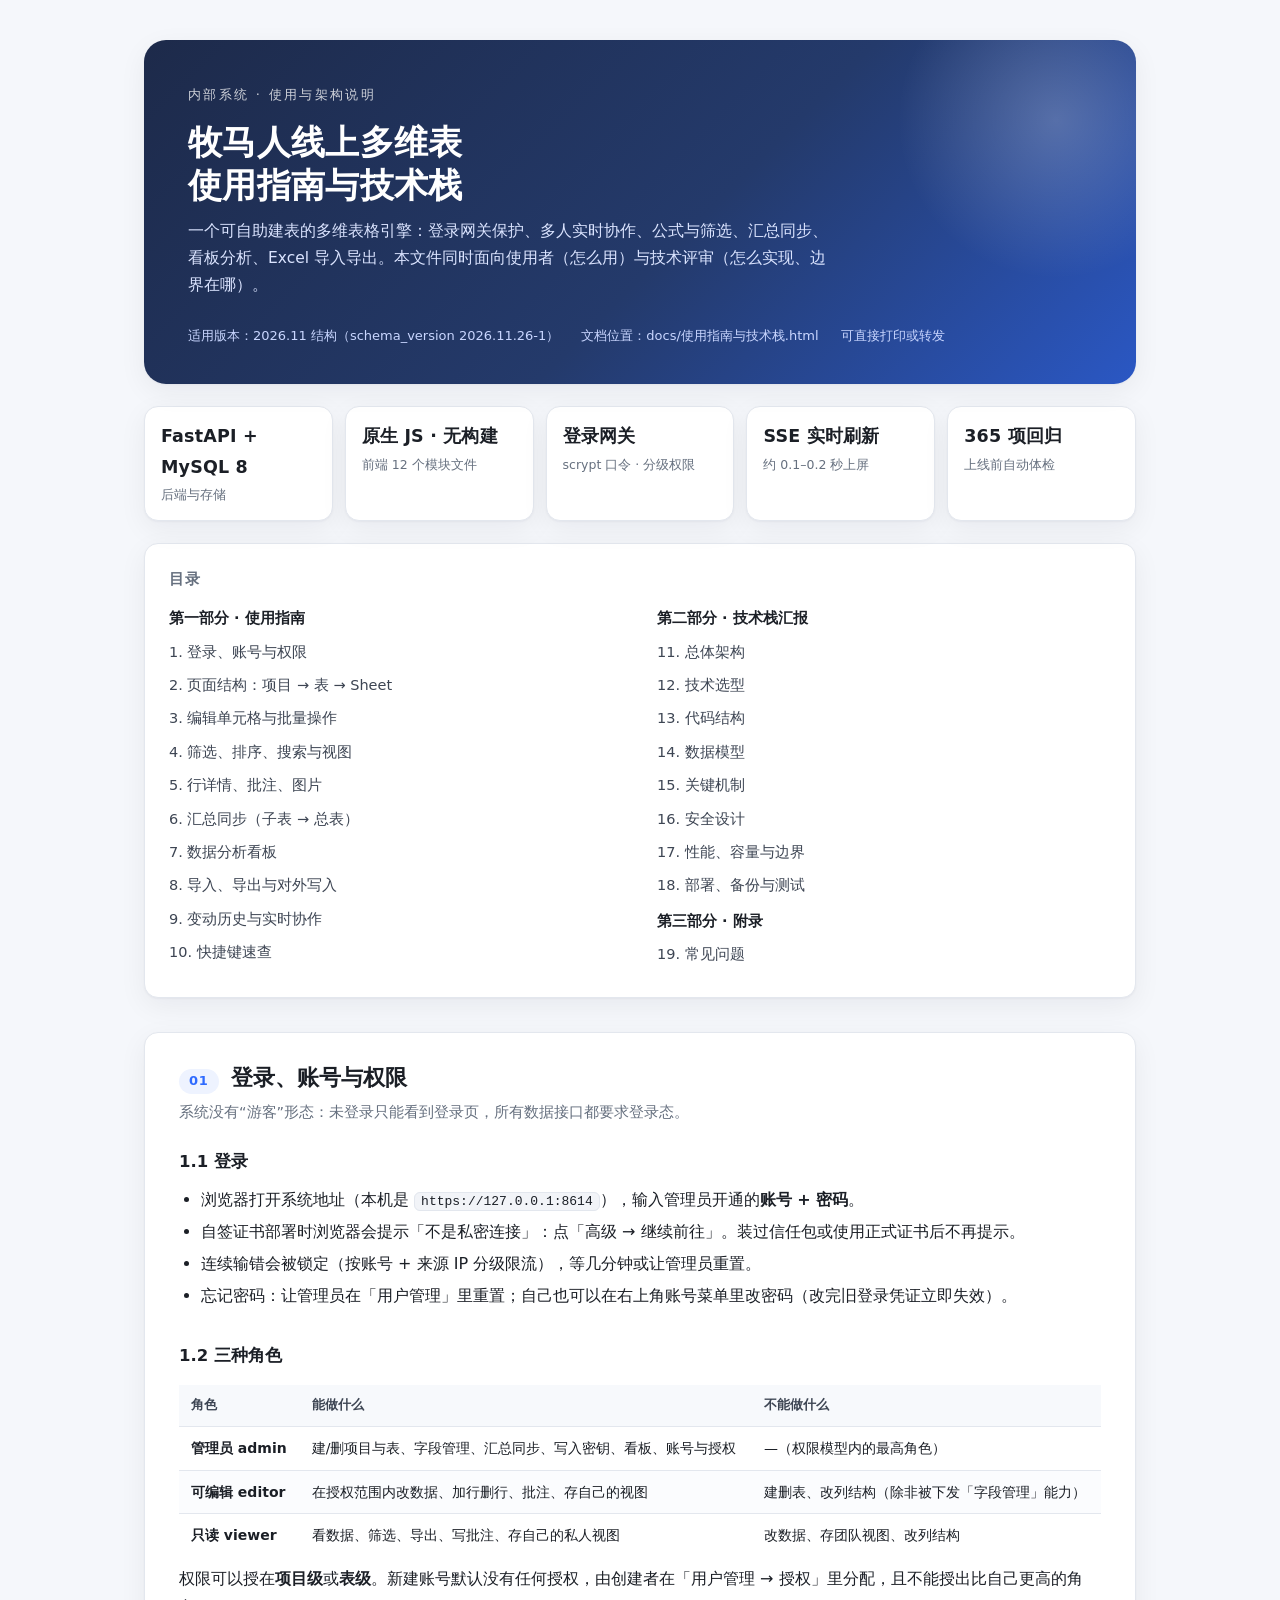
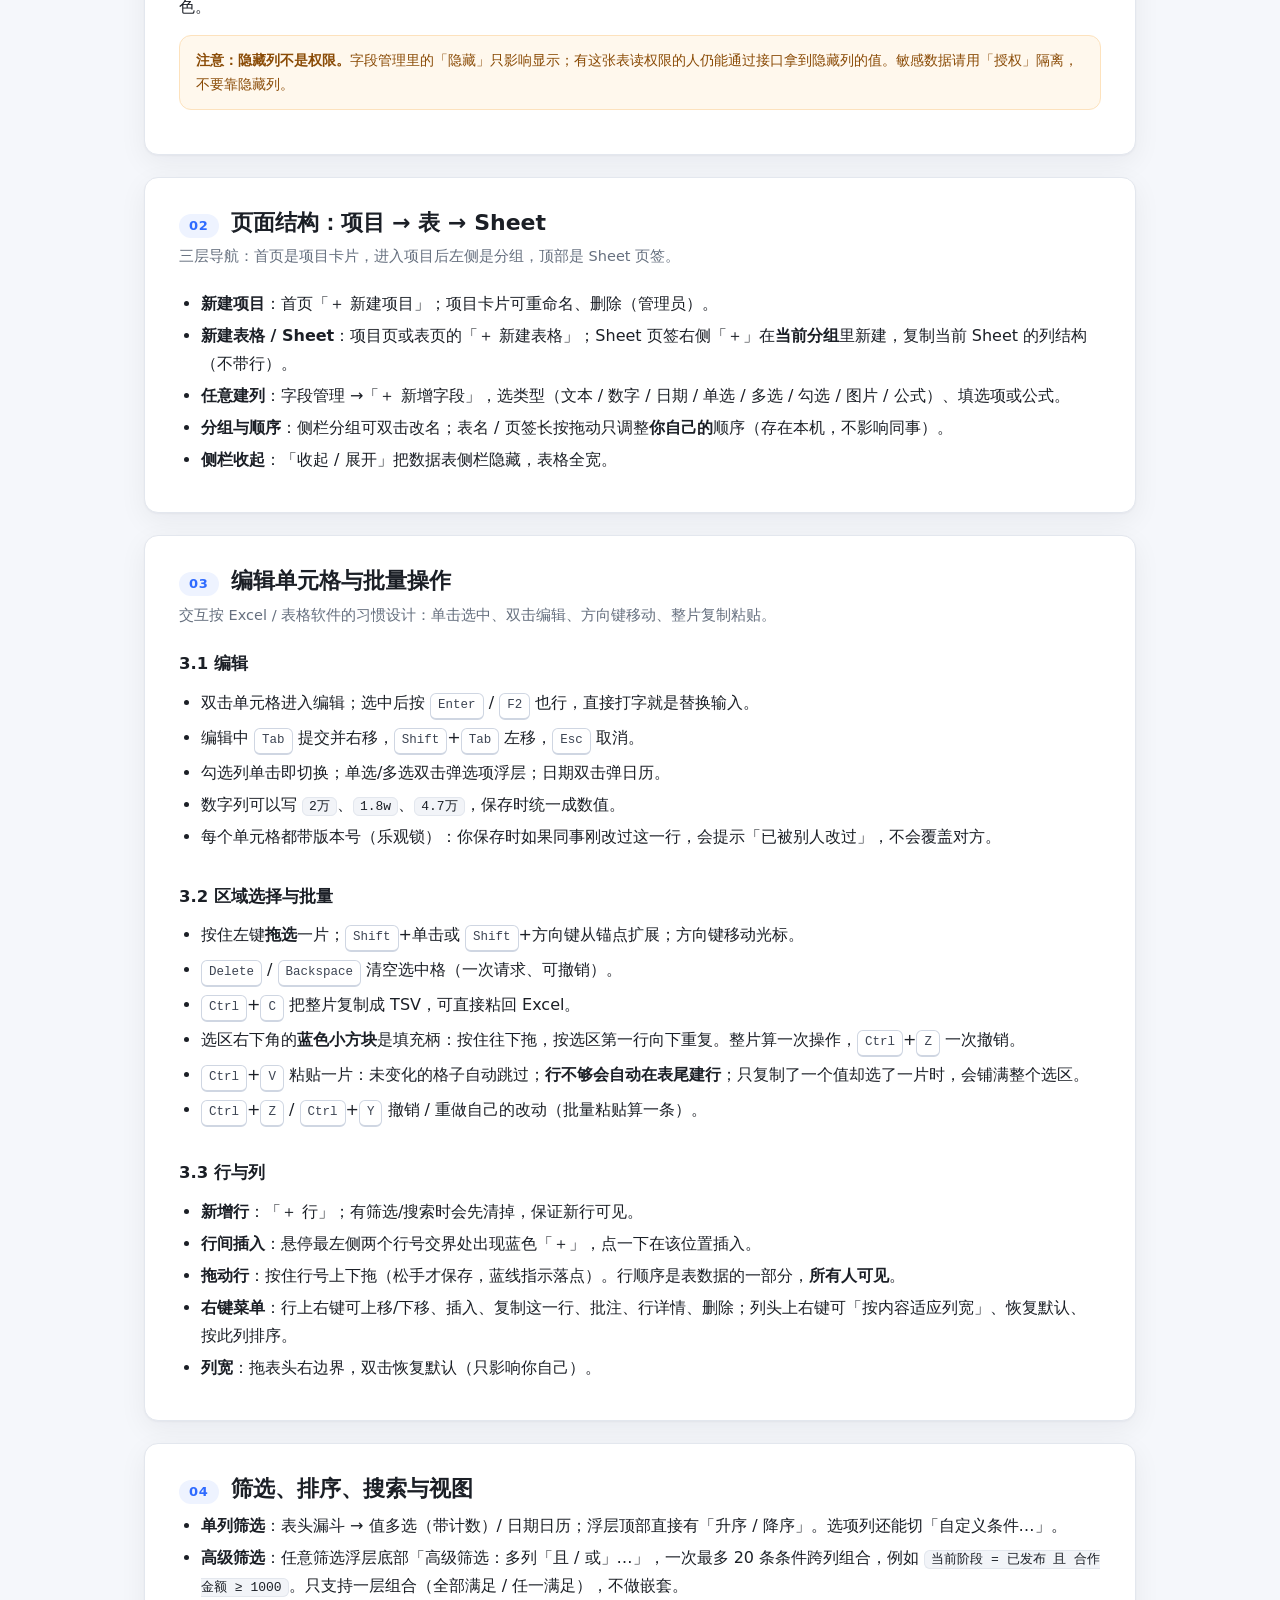
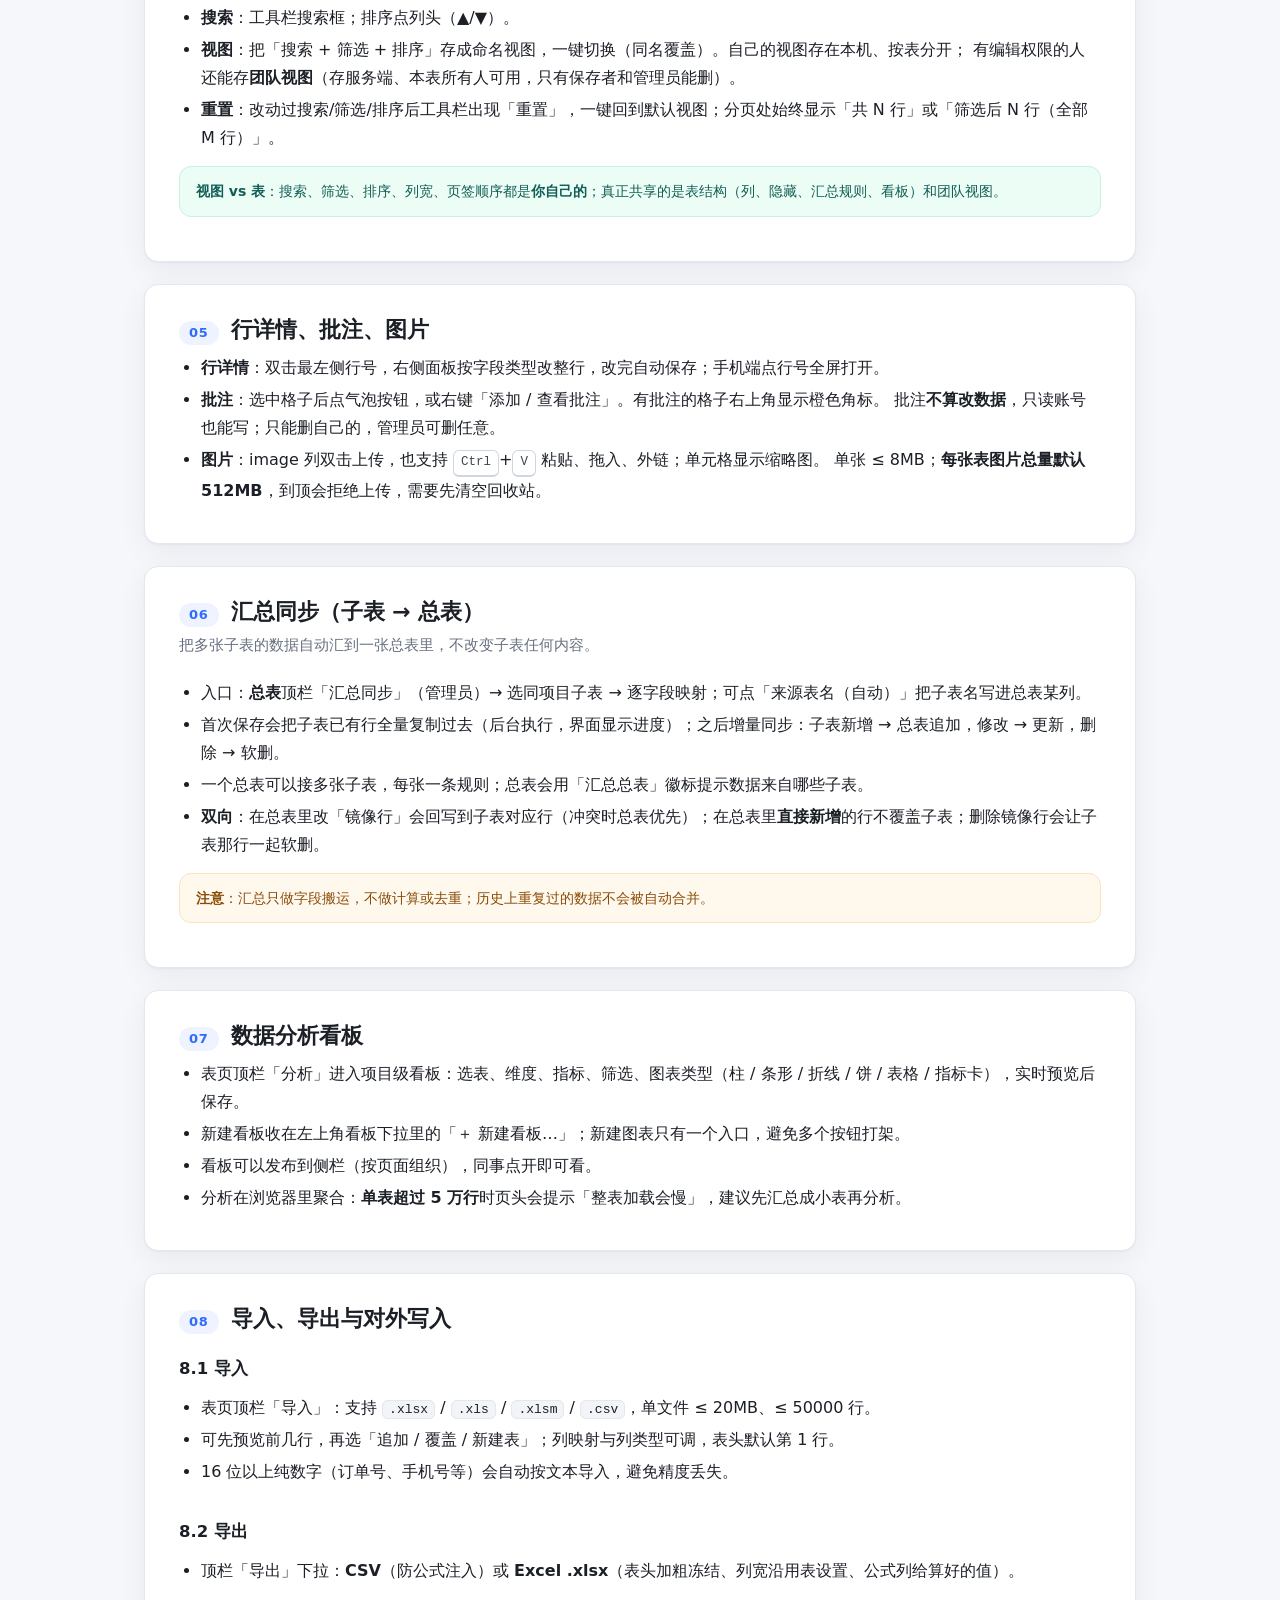
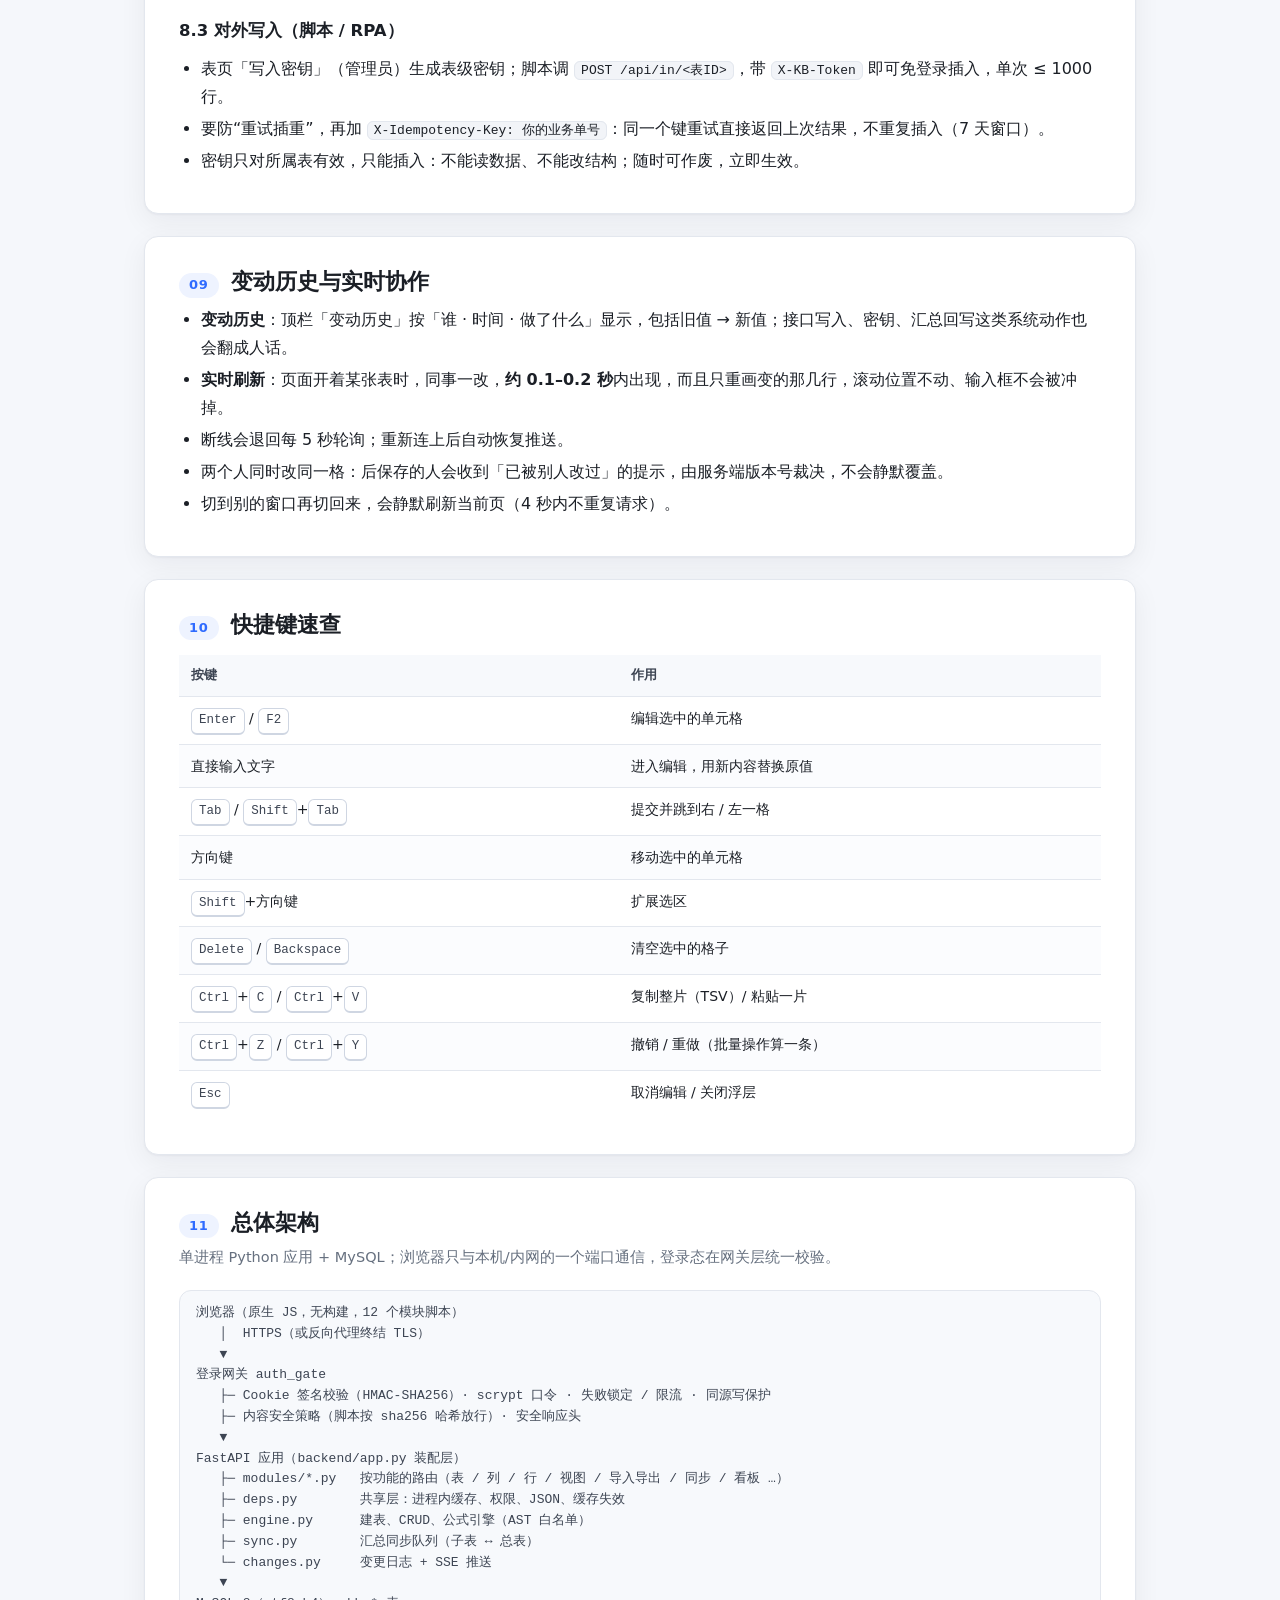
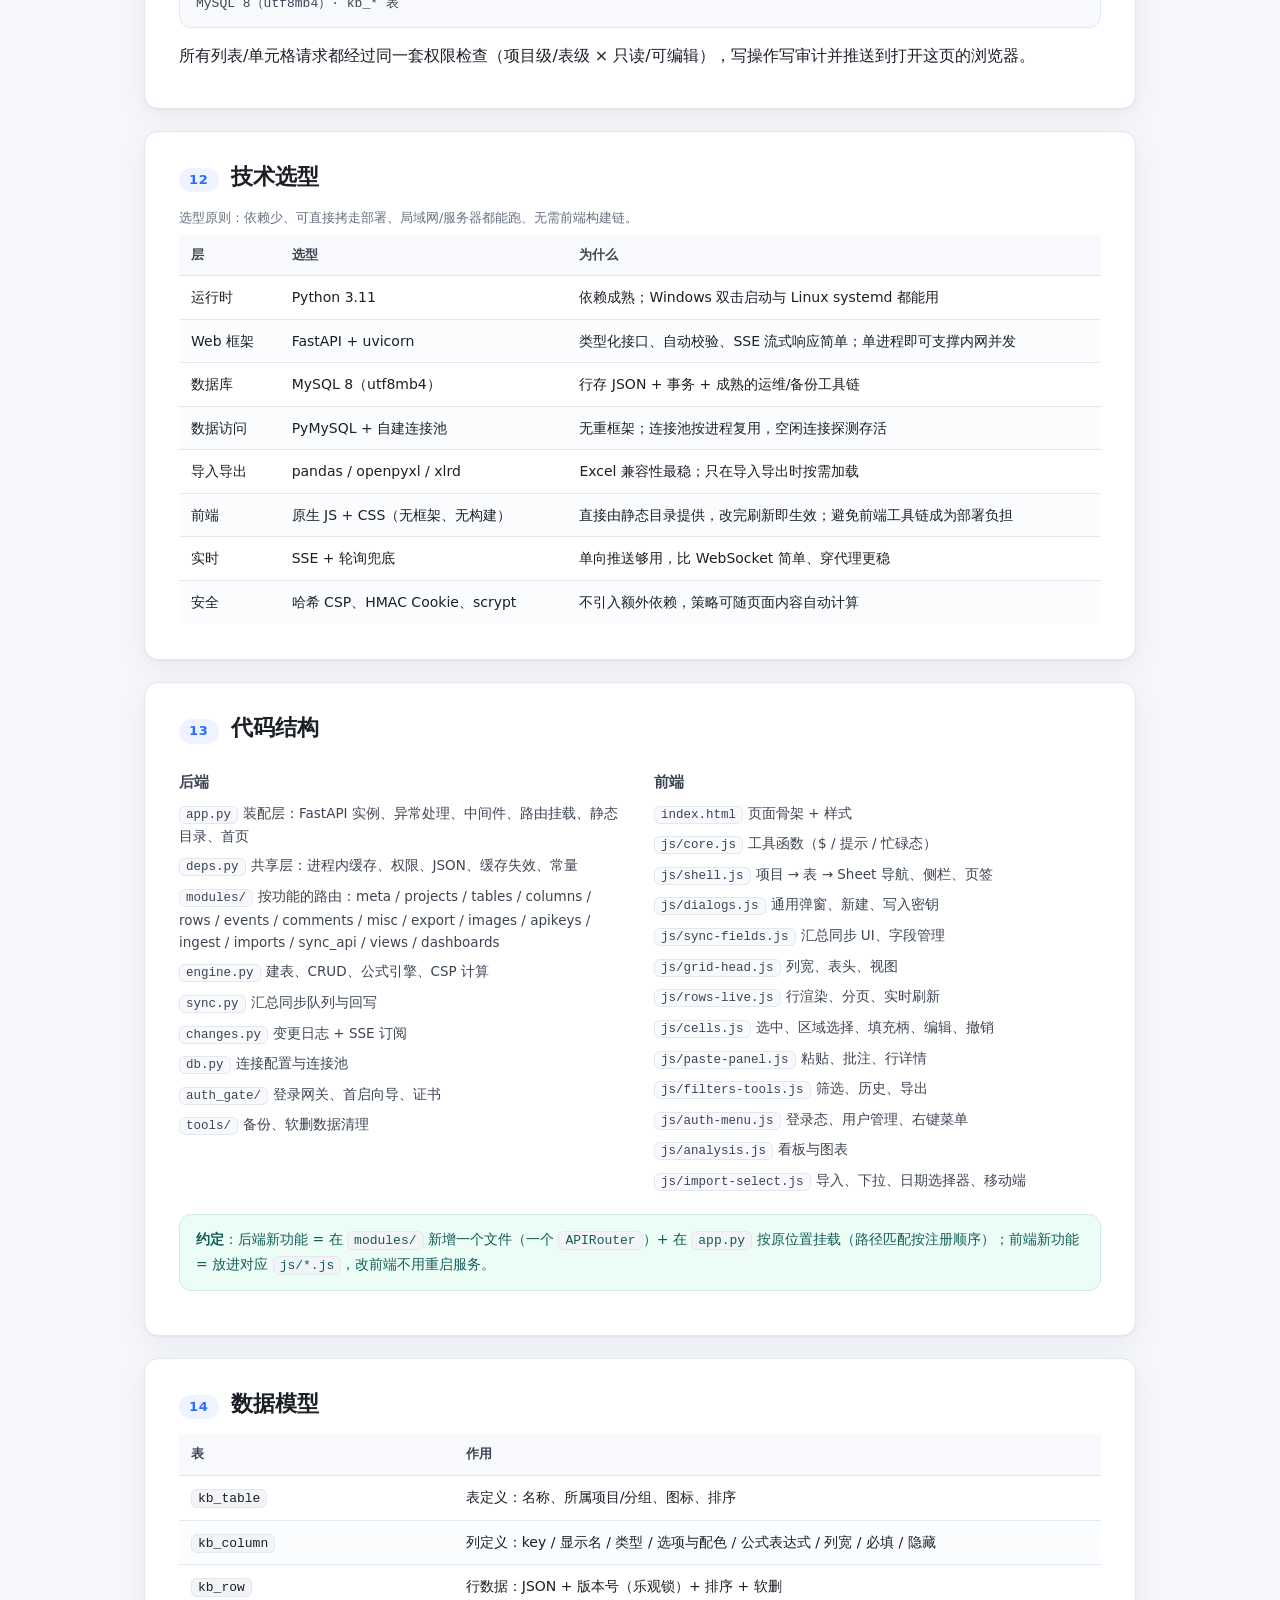
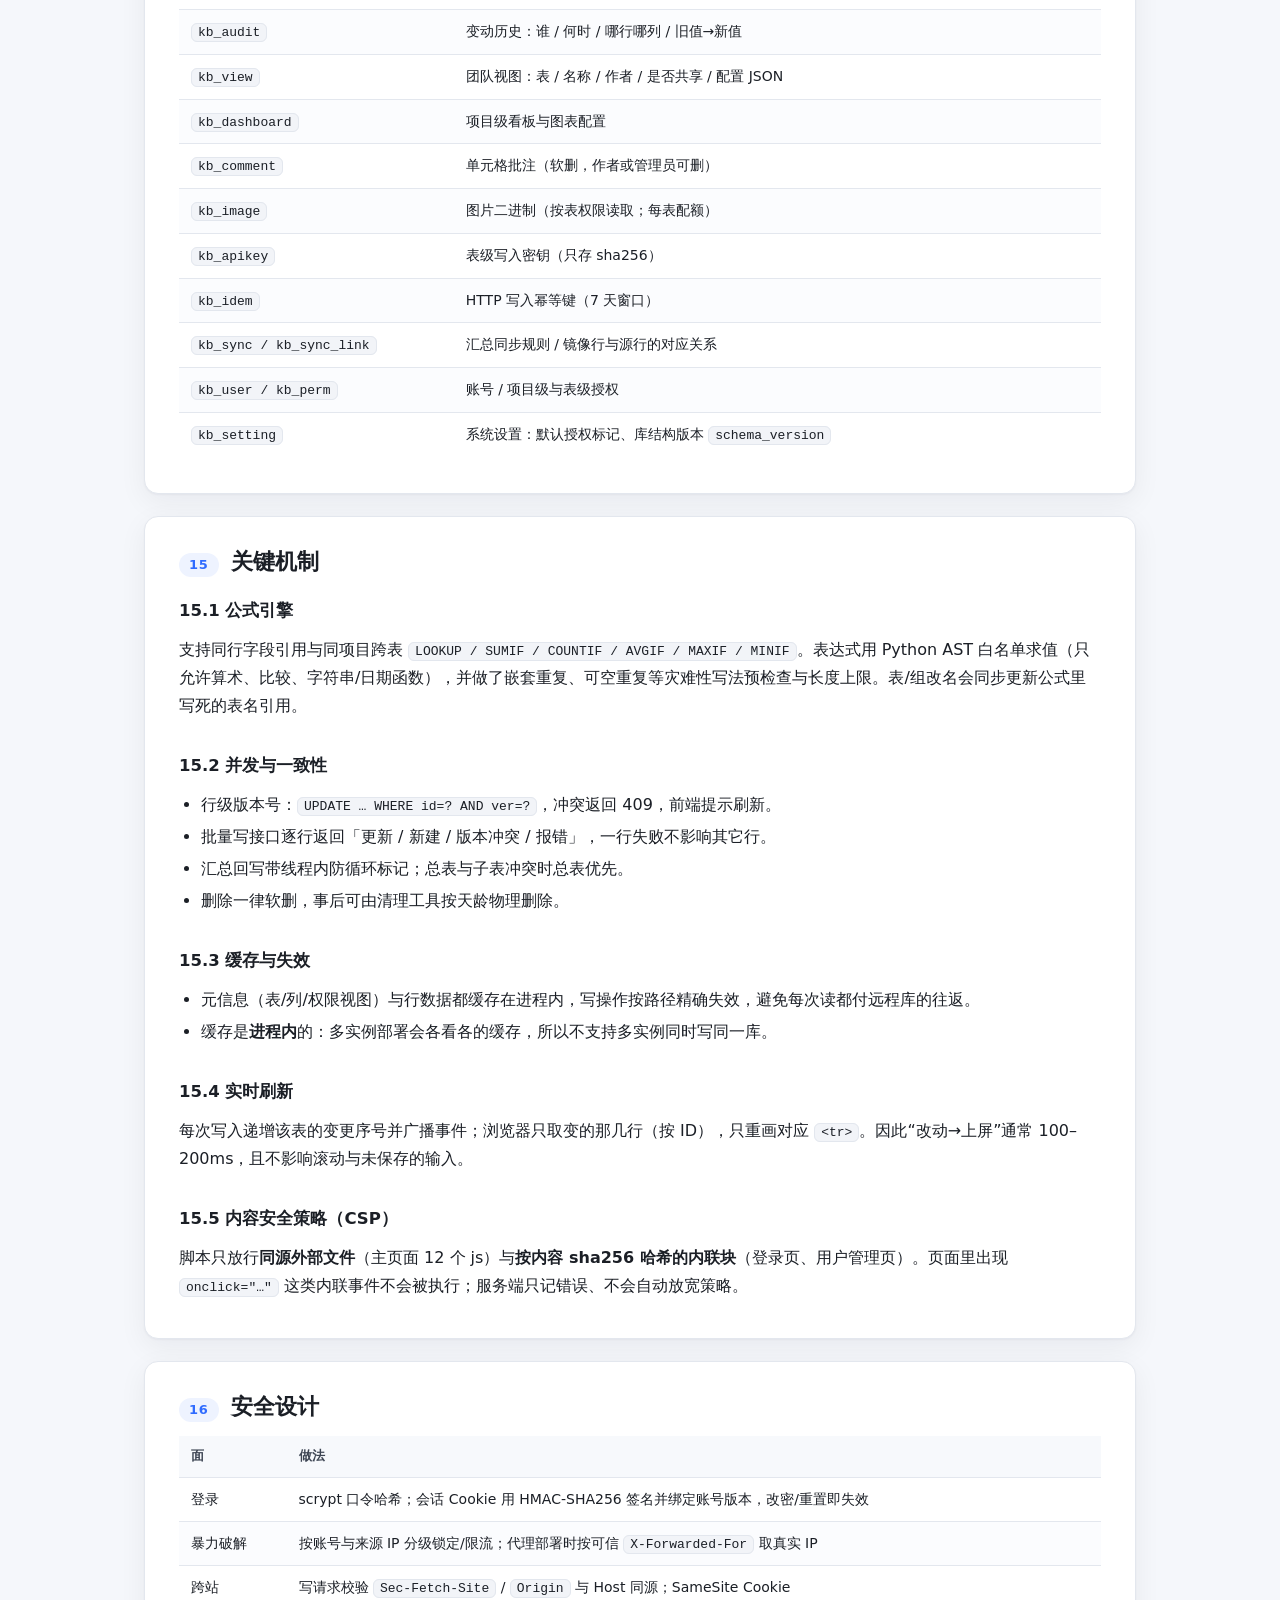
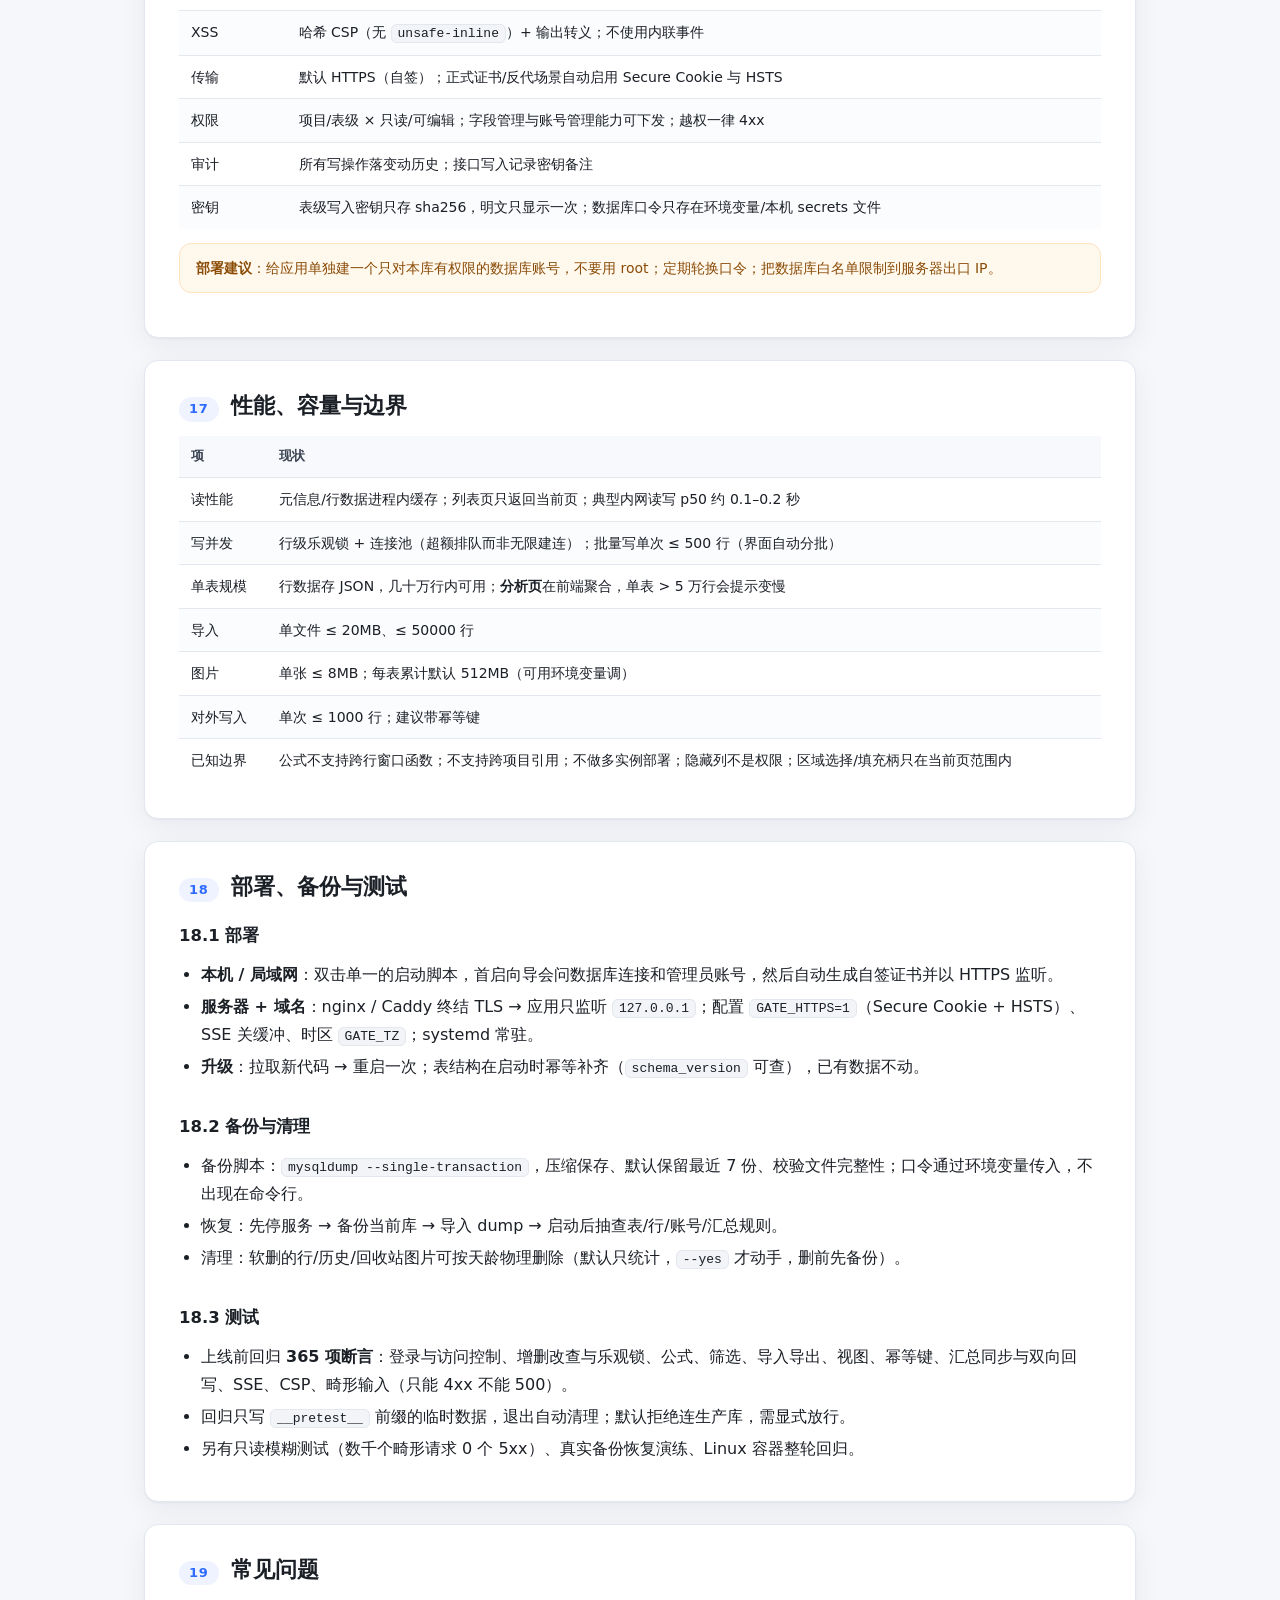
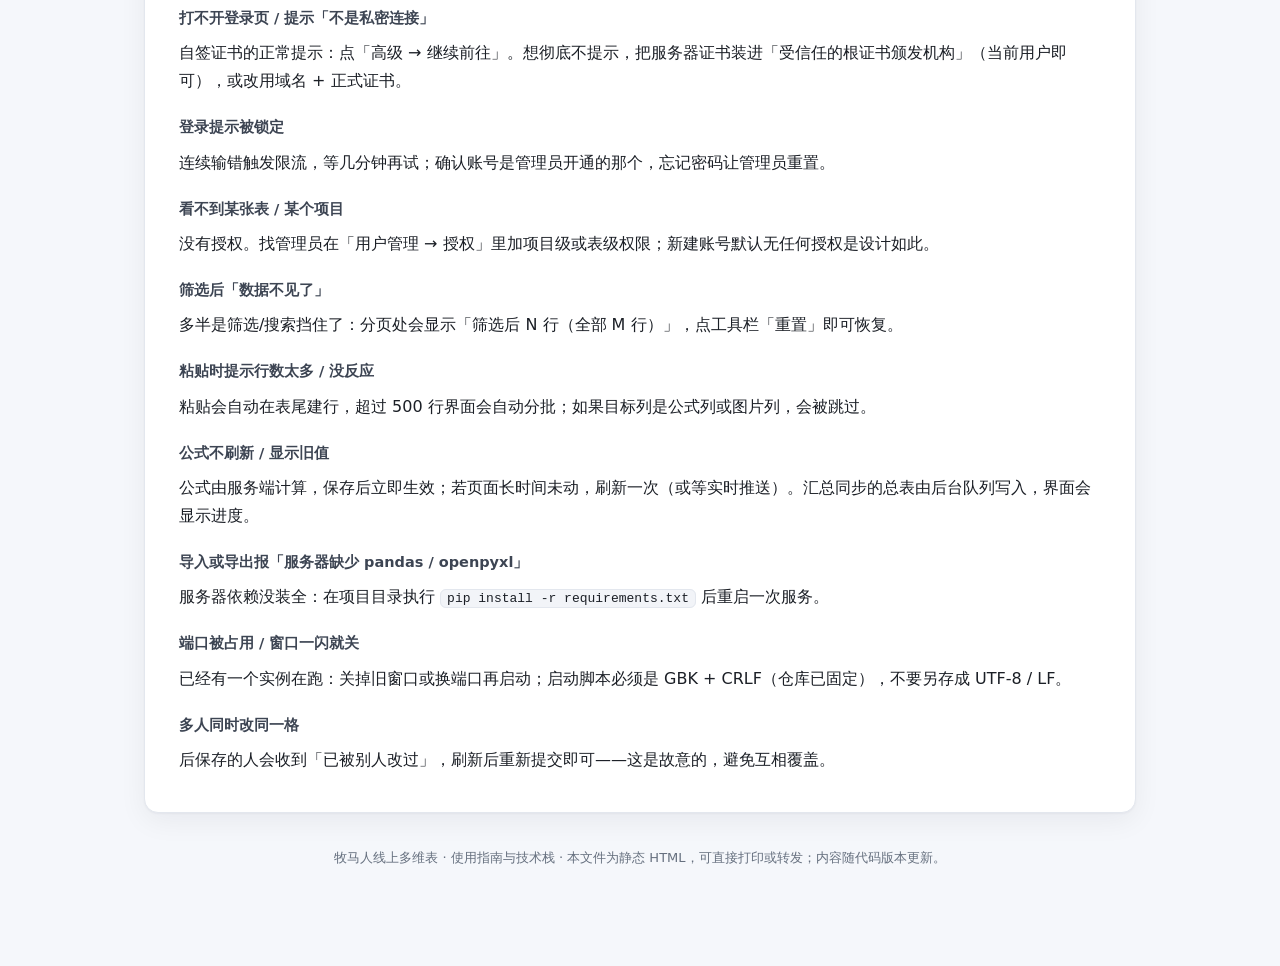
<file: docs/使用指南与技术栈.html>
<!DOCTYPE html>
<html lang="zh-CN">
<head>
<meta charset="UTF-8">
<meta name="viewport" content="width=device-width, initial-scale=1">
<title>牧马人线上多维表 · 使用指南与技术栈</title>
<style>
  :root {
    --ink: #1b1f26;
    --ink-2: #3d4553;
    --muted: #66707f;
    --line: #e3e7ee;
    --bg: #f5f7fb;
    --card: #ffffff;
    --accent: #2f6bff;
    --accent-soft: #eef3ff;
    --ok: #0f766e;
    --ok-soft: #ecfdf5;
    --warn: #b45309;
    --warn-soft: #fff8ed;
    --danger: #b42318;
    --radius: 14px;
    --shadow: 0 1px 2px rgba(16, 24, 40, .04), 0 8px 28px rgba(16, 24, 40, .06);
  }
  * { box-sizing: border-box; }
  html { -webkit-text-size-adjust: 100%; }
  body {
    margin: 0;
    background: var(--bg);
    color: var(--ink);
    font: 16px/1.75 "PingFang SC", "Microsoft YaHei", "Segoe UI", system-ui, -apple-system, sans-serif;
    word-break: break-word;
  }
  .page { max-width: 1040px; margin: 0 auto; padding: 40px 24px 96px; }
  a { color: var(--accent); text-decoration: none; }
  a:hover { text-decoration: underline; }

  /* ---------- 封面 ---------- */
  .cover {
    background: linear-gradient(135deg, #1d2a4a 0%, #243a6b 55%, #2f6bff 130%);
    color: #fff;
    border-radius: 22px;
    padding: 44px 44px 36px;
    box-shadow: var(--shadow);
    position: relative;
    overflow: hidden;
  }
  .cover::after {
    content: "";
    position: absolute;
    right: -80px; top: -80px;
    width: 320px; height: 320px;
    border-radius: 50%;
    background: radial-gradient(circle, rgba(255,255,255,.22), rgba(255,255,255,0) 70%);
  }
  .cover .eyebrow { font-size: 13px; letter-spacing: .18em; opacity: .78; margin-bottom: 14px; }
  .cover h1 { margin: 0 0 10px; font-size: 34px; line-height: 1.28; font-weight: 700; letter-spacing: .01em; }
  .cover p { margin: 0; max-width: 640px; color: #dbe4ff; font-size: 15.5px; }
  .cover .meta { margin-top: 26px; display: flex; flex-wrap: wrap; gap: 10px 22px; font-size: 13px; color: #c9d6ff; }

  /* ---------- 速览卡片 ---------- */
  .stats { display: grid; grid-template-columns: repeat(auto-fit, minmax(168px, 1fr)); gap: 12px; margin: 22px 0 8px; }
  .stat { background: var(--card); border: 1px solid var(--line); border-radius: var(--radius); padding: 14px 16px; box-shadow: var(--shadow); }
  .stat b { display: block; font-size: 17.5px; letter-spacing: .01em; }
  .stat span { display: block; margin-top: 2px; font-size: 12.5px; color: var(--muted); }

  /* ---------- 目录 ---------- */
  .toc { background: var(--card); border: 1px solid var(--line); border-radius: var(--radius); padding: 22px 24px; margin: 22px 0 34px; box-shadow: var(--shadow); }
  .toc h2 { margin: 0 0 14px; font-size: 15px; letter-spacing: .08em; color: var(--muted); font-weight: 600; }
  .toc ol { margin: 0; padding: 0; list-style: none; columns: 2; column-gap: 34px; }
  .toc li { margin: 0 0 8px; break-inside: avoid; font-size: 14.5px; }
  .toc .part { font-weight: 700; color: var(--ink); margin-top: 10px; }
  .toc .part:first-child { margin-top: 0; }
  .toc a { color: var(--ink-2); }

  /* ---------- 正文 ---------- */
  section { background: var(--card); border: 1px solid var(--line); border-radius: var(--radius); padding: 30px 34px; margin: 0 0 22px; box-shadow: var(--shadow); }
  section > h2 {
    margin: 0 0 6px; font-size: 22px; line-height: 1.4;
    display: flex; align-items: baseline; gap: 12px;
  }
  section > h2 .no {
    font-size: 13px; font-weight: 700; color: var(--accent);
    background: var(--accent-soft); border-radius: 999px; padding: 3px 10px; letter-spacing: .06em;
  }
  section > .lead { margin: 0 0 20px; color: var(--muted); font-size: 14.5px; }
  h3 { font-size: 16.5px; margin: 30px 0 10px; padding-top: 2px; }
  h3:first-of-type { margin-top: 18px; }
  h4 { font-size: 14.5px; margin: 20px 0 6px; color: var(--ink-2); }
  p { margin: 8px 0; }
  ul, ol { margin: 8px 0 8px 22px; padding: 0; }
  li { margin: 4px 0; }
  strong { font-weight: 600; }
  code, kbd { font-family: "SFMono-Regular", Consolas, "Liberation Mono", monospace; }
  code { background: #f2f4f8; border: 1px solid var(--line); border-radius: 6px; padding: 1px 6px; font-size: 13px; }
  kbd {
    display: inline-block; min-width: 20px; text-align: center;
    background: #fff; border: 1px solid #cfd6e2; border-bottom-width: 2px;
    border-radius: 6px; padding: 1px 7px; font-size: 12.5px; color: var(--ink-2);
  }

  table { width: 100%; border-collapse: collapse; margin: 14px 0 6px; font-size: 14px; }
  caption { text-align: left; color: var(--muted); font-size: 12.5px; padding-bottom: 6px; }
  th, td { text-align: left; padding: 9px 12px; border-bottom: 1px solid var(--line); vertical-align: top; }
  thead th { background: #f7f9fc; color: var(--ink-2); font-weight: 600; font-size: 13px; white-space: nowrap; }
  tbody tr:last-child td { border-bottom: none; }
  tbody tr:nth-child(even) { background: #fbfcfe; }

  .tip, .warn, .note {
    border-radius: 12px; padding: 12px 16px; margin: 14px 0; font-size: 14px;
    border: 1px solid transparent;
  }
  .tip { background: var(--ok-soft); border-color: #c9efe7; color: #115e57; }
  .warn { background: var(--warn-soft); border-color: #fde2bd; color: #8a4b06; }
  .note { background: #f7f9fc; border-color: var(--line); color: var(--ink-2); }
  .tip b, .warn b, .note b { font-weight: 600; }

  .cols2 { display: grid; grid-template-columns: 1fr 1fr; gap: 8px 28px; }
  .kv { display: grid; grid-template-columns: 130px 1fr; gap: 6px 16px; font-size: 14.5px; }
  .files { list-style: none; margin: 4px 0 0; padding: 0; }
  .files li { margin: 0 0 7px; font-size: 13.5px; line-height: 1.65; color: var(--ink-2); }
  .files code { font-size: 12.5px; margin-right: 5px; background: #f7f9fc; }
  .kv dt { color: var(--muted); }
  .kv dd { margin: 0; }

  .pill { display: inline-block; font-size: 12px; padding: 1px 9px; border-radius: 999px; background: var(--accent-soft); color: #2450b8; margin-right: 4px; }
  .pill.gray { background: #f1f3f7; color: var(--muted); }

  footer { color: var(--muted); font-size: 13px; text-align: center; margin-top: 34px; }

  /* ---------- 打印 ---------- */
  @media print {
    :root { --bg: #fff; --shadow: none; }
    body { background: #fff; font-size: 12.5pt; }
    .page { max-width: none; padding: 0; }
    .cover { border-radius: 0; box-shadow: none; -webkit-print-color-adjust: exact; print-color-adjust: exact; }
    section { break-inside: auto; box-shadow: none; border: none; padding: 0 0 8px; margin: 0 0 18px; }
    section > h2 { break-after: avoid; }
    h3, h4 { break-after: avoid; }
    table, .tip, .warn, .note, .stat { break-inside: avoid; }
    thead { display: table-header-group; }
    a { color: inherit; text-decoration: none; }
    .toc { break-after: page; }
  }
  @media (max-width: 760px) {
    .page { padding: 20px 12px 60px; }
    .cover { padding: 30px 22px; border-radius: 16px; }
    .cover h1 { font-size: 25px; }
    section { padding: 22px 18px; }
    .toc ol { columns: 1; }
    .cols2 { grid-template-columns: 1fr; }
    .kv { grid-template-columns: 108px 1fr; }
  }
</style>
</head>
<body>
<div class="page">

  <header class="cover">
    <div class="eyebrow">内部系统 · 使用与架构说明</div>
    <h1>牧马人线上多维表<br>使用指南与技术栈</h1>
    <p>一个可自助建表的多维表格引擎：登录网关保护、多人实时协作、公式与筛选、汇总同步、看板分析、Excel 导入导出。本文件同时面向使用者（怎么用）与技术评审（怎么实现、边界在哪）。</p>
    <div class="meta">
      <span>适用版本：2026.11 结构（schema_version 2026.11.26-1）</span>
      <span>文档位置：docs/使用指南与技术栈.html</span>
      <span>可直接打印或转发</span>
    </div>
  </header>

  <div class="stats">
    <div class="stat"><b>FastAPI + MySQL 8</b><span>后端与存储</span></div>
    <div class="stat"><b>原生 JS · 无构建</b><span>前端 12 个模块文件</span></div>
    <div class="stat"><b>登录网关</b><span>scrypt 口令 · 分级权限</span></div>
    <div class="stat"><b>SSE 实时刷新</b><span>约 0.1–0.2 秒上屏</span></div>
    <div class="stat"><b>365 项回归</b><span>上线前自动体检</span></div>
  </div>

  <nav class="toc" aria-label="目录">
    <h2>目录</h2>
    <ol>
      <li class="part">第一部分 · 使用指南</li>
      <li><a href="#s1">1. 登录、账号与权限</a></li>
      <li><a href="#s2">2. 页面结构：项目 → 表 → Sheet</a></li>
      <li><a href="#s3">3. 编辑单元格与批量操作</a></li>
      <li><a href="#s4">4. 筛选、排序、搜索与视图</a></li>
      <li><a href="#s5">5. 行详情、批注、图片</a></li>
      <li><a href="#s6">6. 汇总同步（子表 → 总表）</a></li>
      <li><a href="#s7">7. 数据分析看板</a></li>
      <li><a href="#s8">8. 导入、导出与对外写入</a></li>
      <li><a href="#s9">9. 变动历史与实时协作</a></li>
      <li><a href="#s10">10. 快捷键速查</a></li>
      <li class="part">第二部分 · 技术栈汇报</li>
      <li><a href="#s11">11. 总体架构</a></li>
      <li><a href="#s12">12. 技术选型</a></li>
      <li><a href="#s13">13. 代码结构</a></li>
      <li><a href="#s14">14. 数据模型</a></li>
      <li><a href="#s15">15. 关键机制</a></li>
      <li><a href="#s16">16. 安全设计</a></li>
      <li><a href="#s17">17. 性能、容量与边界</a></li>
      <li><a href="#s18">18. 部署、备份与测试</a></li>
      <li class="part">第三部分 · 附录</li>
      <li><a href="#s19">19. 常见问题</a></li>
    </ol>
  </nav>

  <main>
    <!-- ============ 第一部分 ============ -->
    <section id="s1">
      <h2><span class="no">01</span>登录、账号与权限</h2>
      <p class="lead">系统没有“游客”形态：未登录只能看到登录页，所有数据接口都要求登录态。</p>

      <h3>1.1 登录</h3>
      <ul>
        <li>浏览器打开系统地址（本机是 <code>https://127.0.0.1:8614</code>），输入管理员开通的<b>账号 + 密码</b>。</li>
        <li>自签证书部署时浏览器会提示「不是私密连接」：点「高级 → 继续前往」。装过信任包或使用正式证书后不再提示。</li>
        <li>连续输错会被锁定（按账号 + 来源 IP 分级限流），等几分钟或让管理员重置。</li>
        <li>忘记密码：让管理员在「用户管理」里重置；自己也可以在右上角账号菜单里改密码（改完旧登录凭证立即失效）。</li>
      </ul>

      <h3>1.2 三种角色</h3>
      <table>
        <thead><tr><th>角色</th><th>能做什么</th><th>不能做什么</th></tr></thead>
        <tbody>
          <tr><td><b>管理员 admin</b></td><td>建/删项目与表、字段管理、汇总同步、写入密钥、看板、账号与授权</td><td>—（权限模型内的最高角色）</td></tr>
          <tr><td><b>可编辑 editor</b></td><td>在授权范围内改数据、加行删行、批注、存自己的视图</td><td>建删表、改列结构（除非被下发「字段管理」能力）</td></tr>
          <tr><td><b>只读 viewer</b></td><td>看数据、筛选、导出、写批注、存自己的私人视图</td><td>改数据、存团队视图、改列结构</td></tr>
        </tbody>
      </table>
      <p>权限可以授在<b>项目级</b>或<b>表级</b>。新建账号默认没有任何授权，由创建者在「用户管理 → 授权」里分配，且不能授出比自己更高的角色。</p>

      <div class="warn"><b>注意：隐藏列不是权限。</b>字段管理里的「隐藏」只影响显示；有这张表读权限的人仍能通过接口拿到隐藏列的值。敏感数据请用「授权」隔离，不要靠隐藏列。</div>
    </section>

    <section id="s2">
      <h2><span class="no">02</span>页面结构：项目 → 表 → Sheet</h2>
      <p class="lead">三层导航：首页是项目卡片，进入项目后左侧是分组，顶部是 Sheet 页签。</p>
      <ul>
        <li><b>新建项目</b>：首页「＋ 新建项目」；项目卡片可重命名、删除（管理员）。</li>
        <li><b>新建表格 / Sheet</b>：项目页或表页的「＋ 新建表格」；Sheet 页签右侧「＋」在<b>当前分组</b>里新建，复制当前 Sheet 的列结构（不带行）。</li>
        <li><b>任意建列</b>：字段管理 →「＋ 新增字段」，选类型（文本 / 数字 / 日期 / 单选 / 多选 / 勾选 / 图片 / 公式）、填选项或公式。</li>
        <li><b>分组与顺序</b>：侧栏分组可双击改名；表名 / 页签长按拖动只调整<b>你自己的</b>顺序（存在本机，不影响同事）。</li>
        <li><b>侧栏收起</b>：「收起 / 展开」把数据表侧栏隐藏，表格全宽。</li>
      </ul>
    </section>

    <section id="s3">
      <h2><span class="no">03</span>编辑单元格与批量操作</h2>
      <p class="lead">交互按 Excel / 表格软件的习惯设计：单击选中、双击编辑、方向键移动、整片复制粘贴。</p>

      <h3>3.1 编辑</h3>
      <ul>
        <li>双击单元格进入编辑；选中后按 <kbd>Enter</kbd> / <kbd>F2</kbd> 也行，直接打字就是替换输入。</li>
        <li>编辑中 <kbd>Tab</kbd> 提交并右移，<kbd>Shift</kbd>+<kbd>Tab</kbd> 左移，<kbd>Esc</kbd> 取消。</li>
        <li>勾选列单击即切换；单选/多选双击弹选项浮层；日期双击弹日历。</li>
        <li>数字列可以写 <code>2万</code>、<code>1.8w</code>、<code>4.7万</code>，保存时统一成数值。</li>
        <li>每个单元格都带版本号（乐观锁）：你保存时如果同事刚改过这一行，会提示「已被别人改过」，不会覆盖对方。</li>
      </ul>

      <h3>3.2 区域选择与批量</h3>
      <ul>
        <li>按住左键<b>拖选</b>一片；<kbd>Shift</kbd>+单击或 <kbd>Shift</kbd>+方向键从锚点扩展；方向键移动光标。</li>
        <li><kbd>Delete</kbd> / <kbd>Backspace</kbd> 清空选中格（一次请求、可撤销）。</li>
        <li><kbd>Ctrl</kbd>+<kbd>C</kbd> 把整片复制成 TSV，可直接粘回 Excel。</li>
        <li>选区右下角的<b>蓝色小方块</b>是填充柄：按住往下拖，按选区第一行向下重复。整片算一次操作，<kbd>Ctrl</kbd>+<kbd>Z</kbd> 一次撤销。</li>
        <li><kbd>Ctrl</kbd>+<kbd>V</kbd> 粘贴一片：未变化的格子自动跳过；<b>行不够会自动在表尾建行</b>；只复制了一个值却选了一片时，会铺满整个选区。</li>
        <li><kbd>Ctrl</kbd>+<kbd>Z</kbd> / <kbd>Ctrl</kbd>+<kbd>Y</kbd> 撤销 / 重做自己的改动（批量粘贴算一条）。</li>
      </ul>

      <h3>3.3 行与列</h3>
      <ul>
        <li><b>新增行</b>：「＋ 行」；有筛选/搜索时会先清掉，保证新行可见。</li>
        <li><b>行间插入</b>：悬停最左侧两个行号交界处出现蓝色「＋」，点一下在该位置插入。</li>
        <li><b>拖动行</b>：按住行号上下拖（松手才保存，蓝线指示落点）。行顺序是表数据的一部分，<b>所有人可见</b>。</li>
        <li><b>右键菜单</b>：行上右键可上移/下移、插入、复制这一行、批注、行详情、删除；列头上右键可「按内容适应列宽」、恢复默认、按此列排序。</li>
        <li><b>列宽</b>：拖表头右边界，双击恢复默认（只影响你自己）。</li>
      </ul>
    </section>

    <section id="s4">
      <h2><span class="no">04</span>筛选、排序、搜索与视图</h2>
      <ul>
        <li><b>单列筛选</b>：表头漏斗 → 值多选（带计数）/ 日期日历；浮层顶部直接有「升序 / 降序」。选项列还能切「自定义条件…」。</li>
        <li><b>高级筛选</b>：任意筛选浮层底部「高级筛选：多列「且 / 或」…」，一次最多 20 条条件跨列组合，例如
          <code>当前阶段 = 已发布 且 合作金额 ≥ 1000</code>。只支持一层组合（全部满足 / 任一满足），不做嵌套。</li>
        <li><b>搜索</b>：工具栏搜索框；排序点列头（▲/▼）。</li>
        <li><b>视图</b>：把「搜索 + 筛选 + 排序」存成命名视图，一键切换（同名覆盖）。自己的视图存在本机、按表分开；
          有编辑权限的人还能存<b>团队视图</b>（存服务端、本表所有人可用，只有保存者和管理员能删）。</li>
        <li><b>重置</b>：改动过搜索/筛选/排序后工具栏出现「重置」，一键回到默认视图；分页处始终显示「共 N 行」或「筛选后 N 行（全部 M 行）」。</li>
      </ul>
      <div class="tip"><b>视图 vs 表</b>：搜索、筛选、排序、列宽、页签顺序都是<b>你自己的</b>；真正共享的是表结构（列、隐藏、汇总规则、看板）和团队视图。</div>
    </section>

    <section id="s5">
      <h2><span class="no">05</span>行详情、批注、图片</h2>
      <ul>
        <li><b>行详情</b>：双击最左侧行号，右侧面板按字段类型改整行，改完自动保存；手机端点行号全屏打开。</li>
        <li><b>批注</b>：选中格子后点气泡按钮，或右键「添加 / 查看批注」。有批注的格子右上角显示橙色角标。
          批注<b>不算改数据</b>，只读账号也能写；只能删自己的，管理员可删任意。</li>
        <li><b>图片</b>：image 列双击上传，也支持 <kbd>Ctrl</kbd>+<kbd>V</kbd> 粘贴、拖入、外链；单元格显示缩略图。
          单张 ≤ 8MB；<b>每张表图片总量默认 512MB</b>，到顶会拒绝上传，需要先清空回收站。</li>
      </ul>
    </section>

    <section id="s6">
      <h2><span class="no">06</span>汇总同步（子表 → 总表）</h2>
      <p class="lead">把多张子表的数据自动汇到一张总表里，不改变子表任何内容。</p>
      <ul>
        <li>入口：<b>总表</b>顶栏「汇总同步」（管理员）→ 选同项目子表 → 逐字段映射；可点「来源表名（自动）」把子表名写进总表某列。</li>
        <li>首次保存会把子表已有行全量复制过去（后台执行，界面显示进度）；之后增量同步：子表新增 → 总表追加，修改 → 更新，删除 → 软删。</li>
        <li>一个总表可以接多张子表，每张一条规则；总表会用「汇总总表」徽标提示数据来自哪些子表。</li>
        <li><b>双向</b>：在总表里改「镜像行」会回写到子表对应行（冲突时总表优先）；在总表里<b>直接新增</b>的行不覆盖子表；删除镜像行会让子表那行一起软删。</li>
      </ul>
      <div class="warn"><b>注意</b>：汇总只做字段搬运，不做计算或去重；历史上重复过的数据不会被自动合并。</div>
    </section>

    <section id="s7">
      <h2><span class="no">07</span>数据分析看板</h2>
      <ul>
        <li>表页顶栏「分析」进入项目级看板：选表、维度、指标、筛选、图表类型（柱 / 条形 / 折线 / 饼 / 表格 / 指标卡），实时预览后保存。</li>
        <li>新建看板收在左上角看板下拉里的「＋ 新建看板…」；新建图表只有一个入口，避免多个按钮打架。</li>
        <li>看板可以发布到侧栏（按页面组织），同事点开即可看。</li>
        <li>分析在浏览器里聚合：<b>单表超过 5 万行</b>时页头会提示「整表加载会慢」，建议先汇总成小表再分析。</li>
      </ul>
    </section>

    <section id="s8">
      <h2><span class="no">08</span>导入、导出与对外写入</h2>

      <h3>8.1 导入</h3>
      <ul>
        <li>表页顶栏「导入」：支持 <code>.xlsx</code> / <code>.xls</code> / <code>.xlsm</code> / <code>.csv</code>，单文件 ≤ 20MB、≤ 50000 行。</li>
        <li>可先预览前几行，再选「追加 / 覆盖 / 新建表」；列映射与列类型可调，表头默认第 1 行。</li>
        <li>16 位以上纯数字（订单号、手机号等）会自动按文本导入，避免精度丢失。</li>
      </ul>

      <h3>8.2 导出</h3>
      <ul>
        <li>顶栏「导出」下拉：<b>CSV</b>（防公式注入）或 <b>Excel .xlsx</b>（表头加粗冻结、列宽沿用表设置、公式列给算好的值）。</li>
      </ul>

      <h3>8.3 对外写入（脚本 / RPA）</h3>
      <ul>
        <li>表页「写入密钥」（管理员）生成表级密钥；脚本调 <code>POST /api/in/&lt;表ID&gt;</code>，带 <code>X-KB-Token</code> 即可免登录插入，单次 ≤ 1000 行。</li>
        <li>要防“重试插重”，再加 <code>X-Idempotency-Key: 你的业务单号</code>：同一个键重试直接返回上次结果，不重复插入（7 天窗口）。</li>
        <li>密钥只对所属表有效，只能插入：不能读数据、不能改结构；随时可作废，立即生效。</li>
      </ul>
    </section>

    <section id="s9">
      <h2><span class="no">09</span>变动历史与实时协作</h2>
      <ul>
        <li><b>变动历史</b>：顶栏「变动历史」按「谁 · 时间 · 做了什么」显示，包括旧值 → 新值；接口写入、密钥、汇总回写这类系统动作也会翻成人话。</li>
        <li><b>实时刷新</b>：页面开着某张表时，同事一改，<b>约 0.1–0.2 秒</b>内出现，而且只重画变的那几行，滚动位置不动、输入框不会被冲掉。</li>
        <li>断线会退回每 5 秒轮询；重新连上后自动恢复推送。</li>
        <li>两个人同时改同一格：后保存的人会收到「已被别人改过」的提示，由服务端版本号裁决，不会静默覆盖。</li>
        <li>切到别的窗口再切回来，会静默刷新当前页（4 秒内不重复请求）。</li>
      </ul>
    </section>

    <section id="s10">
      <h2><span class="no">10</span>快捷键速查</h2>
      <table>
        <thead><tr><th>按键</th><th>作用</th></tr></thead>
        <tbody>
          <tr><td><kbd>Enter</kbd> / <kbd>F2</kbd></td><td>编辑选中的单元格</td></tr>
          <tr><td>直接输入文字</td><td>进入编辑，用新内容替换原值</td></tr>
          <tr><td><kbd>Tab</kbd> / <kbd>Shift</kbd>+<kbd>Tab</kbd></td><td>提交并跳到右 / 左一格</td></tr>
          <tr><td>方向键</td><td>移动选中的单元格</td></tr>
          <tr><td><kbd>Shift</kbd>+方向键</td><td>扩展选区</td></tr>
          <tr><td><kbd>Delete</kbd> / <kbd>Backspace</kbd></td><td>清空选中的格子</td></tr>
          <tr><td><kbd>Ctrl</kbd>+<kbd>C</kbd> / <kbd>Ctrl</kbd>+<kbd>V</kbd></td><td>复制整片（TSV）/ 粘贴一片</td></tr>
          <tr><td><kbd>Ctrl</kbd>+<kbd>Z</kbd> / <kbd>Ctrl</kbd>+<kbd>Y</kbd></td><td>撤销 / 重做（批量操作算一条）</td></tr>
          <tr><td><kbd>Esc</kbd></td><td>取消编辑 / 关闭浮层</td></tr>
        </tbody>
      </table>
    </section>

    <!-- ============ 第二部分 ============ -->
    <section id="s11">
      <h2><span class="no">11</span>总体架构</h2>
      <p class="lead">单进程 Python 应用 + MySQL；浏览器只与本机/内网的一个端口通信，登录态在网关层统一校验。</p>
      <div class="note">
<pre style="margin:0;overflow:auto;font-size:13px;line-height:1.6;">
浏览器（原生 JS，无构建，12 个模块脚本）
   │  HTTPS（或反向代理终结 TLS）
   ▼
登录网关 auth_gate
   ├─ Cookie 签名校验（HMAC-SHA256）· scrypt 口令 · 失败锁定 / 限流 · 同源写保护
   ├─ 内容安全策略（脚本按 sha256 哈希放行）· 安全响应头
   ▼
FastAPI 应用（backend/app.py 装配层）
   ├─ modules/*.py   按功能的路由（表 / 列 / 行 / 视图 / 导入导出 / 同步 / 看板 …）
   ├─ deps.py        共享层：进程内缓存、权限、JSON、缓存失效
   ├─ engine.py      建表、CRUD、公式引擎（AST 白名单）
   ├─ sync.py        汇总同步队列（子表 ↔ 总表）
   └─ changes.py     变更日志 + SSE 推送
   ▼
MySQL 8（utf8mb4）· kb_* 表
</pre>
      </div>
      <p>所有列表/单元格请求都经过同一套权限检查（项目级/表级 × 只读/可编辑），写操作写审计并推送到打开这页的浏览器。</p>
    </section>

    <section id="s12">
      <h2><span class="no">12</span>技术选型</h2>
      <table>
        <caption>选型原则：依赖少、可直接拷走部署、局域网/服务器都能跑、无需前端构建链。</caption>
        <thead><tr><th>层</th><th>选型</th><th>为什么</th></tr></thead>
        <tbody>
          <tr><td>运行时</td><td>Python 3.11</td><td>依赖成熟；Windows 双击启动与 Linux systemd 都能用</td></tr>
          <tr><td>Web 框架</td><td>FastAPI + uvicorn</td><td>类型化接口、自动校验、SSE 流式响应简单；单进程即可支撑内网并发</td></tr>
          <tr><td>数据库</td><td>MySQL 8（utf8mb4）</td><td>行存 JSON + 事务 + 成熟的运维/备份工具链</td></tr>
          <tr><td>数据访问</td><td>PyMySQL + 自建连接池</td><td>无重框架；连接池按进程复用，空闲连接探测存活</td></tr>
          <tr><td>导入导出</td><td>pandas / openpyxl / xlrd</td><td>Excel 兼容性最稳；只在导入导出时按需加载</td></tr>
          <tr><td>前端</td><td>原生 JS + CSS（无框架、无构建）</td><td>直接由静态目录提供，改完刷新即生效；避免前端工具链成为部署负担</td></tr>
          <tr><td>实时</td><td>SSE + 轮询兜底</td><td>单向推送够用，比 WebSocket 简单、穿代理更稳</td></tr>
          <tr><td>安全</td><td>哈希 CSP、HMAC Cookie、scrypt</td><td>不引入额外依赖，策略可随页面内容自动计算</td></tr>
        </tbody>
      </table>
    </section>

    <section id="s13">
      <h2><span class="no">13</span>代码结构</h2>
      <div class="cols2">
        <div>
          <h4>后端</h4>
          <ul class="files">
            <li><code>app.py</code>装配层：FastAPI 实例、异常处理、中间件、路由挂载、静态目录、首页</li>
            <li><code>deps.py</code>共享层：进程内缓存、权限、JSON、缓存失效、常量</li>
            <li><code>modules/</code>按功能的路由：meta / projects / tables / columns / rows / events / comments / misc / export / images / apikeys / ingest / imports / sync_api / views / dashboards</li>
            <li><code>engine.py</code>建表、CRUD、公式引擎、CSP 计算</li>
            <li><code>sync.py</code>汇总同步队列与回写</li>
            <li><code>changes.py</code>变更日志 + SSE 订阅</li>
            <li><code>db.py</code>连接配置与连接池</li>
            <li><code>auth_gate/</code>登录网关、首启向导、证书</li>
            <li><code>tools/</code>备份、软删数据清理</li>
          </ul>
        </div>
        <div>
          <h4>前端</h4>
          <ul class="files">
            <li><code>index.html</code>页面骨架 + 样式</li>
            <li><code>js/core.js</code>工具函数（$ / 提示 / 忙碌态）</li>
            <li><code>js/shell.js</code>项目 → 表 → Sheet 导航、侧栏、页签</li>
            <li><code>js/dialogs.js</code>通用弹窗、新建、写入密钥</li>
            <li><code>js/sync-fields.js</code>汇总同步 UI、字段管理</li>
            <li><code>js/grid-head.js</code>列宽、表头、视图</li>
            <li><code>js/rows-live.js</code>行渲染、分页、实时刷新</li>
            <li><code>js/cells.js</code>选中、区域选择、填充柄、编辑、撤销</li>
            <li><code>js/paste-panel.js</code>粘贴、批注、行详情</li>
            <li><code>js/filters-tools.js</code>筛选、历史、导出</li>
            <li><code>js/auth-menu.js</code>登录态、用户管理、右键菜单</li>
            <li><code>js/analysis.js</code>看板与图表</li>
            <li><code>js/import-select.js</code>导入、下拉、日期选择器、移动端</li>
          </ul>
        </div>
      </div>
      <div class="tip"><b>约定</b>：后端新功能 = 在 <code>modules/</code> 新增一个文件（一个 <code>APIRouter</code>）+ 在 <code>app.py</code> 按原位置挂载（路径匹配按注册顺序）；前端新功能 = 放进对应 <code>js/*.js</code>，改前端不用重启服务。</div>
    </section>

    <section id="s14">
      <h2><span class="no">14</span>数据模型</h2>
      <table>
        <thead><tr><th>表</th><th>作用</th></tr></thead>
        <tbody>
          <tr><td><code>kb_table</code></td><td>表定义：名称、所属项目/分组、图标、排序</td></tr>
          <tr><td><code>kb_column</code></td><td>列定义：key / 显示名 / 类型 / 选项与配色 / 公式表达式 / 列宽 / 必填 / 隐藏</td></tr>
          <tr><td><code>kb_row</code></td><td>行数据：JSON + 版本号（乐观锁）+ 排序 + 软删</td></tr>
          <tr><td><code>kb_audit</code></td><td>变动历史：谁 / 何时 / 哪行哪列 / 旧值→新值</td></tr>
          <tr><td><code>kb_view</code></td><td>团队视图：表 / 名称 / 作者 / 是否共享 / 配置 JSON</td></tr>
          <tr><td><code>kb_dashboard</code></td><td>项目级看板与图表配置</td></tr>
          <tr><td><code>kb_comment</code></td><td>单元格批注（软删，作者或管理员可删）</td></tr>
          <tr><td><code>kb_image</code></td><td>图片二进制（按表权限读取；每表配额）</td></tr>
          <tr><td><code>kb_apikey</code></td><td>表级写入密钥（只存 sha256）</td></tr>
          <tr><td><code>kb_idem</code></td><td>HTTP 写入幂等键（7 天窗口）</td></tr>
          <tr><td><code>kb_sync / kb_sync_link</code></td><td>汇总同步规则 / 镜像行与源行的对应关系</td></tr>
          <tr><td><code>kb_user / kb_perm</code></td><td>账号 / 项目级与表级授权</td></tr>
          <tr><td><code>kb_setting</code></td><td>系统设置：默认授权标记、库结构版本 <code>schema_version</code></td></tr>
        </tbody>
      </table>
    </section>

    <section id="s15">
      <h2><span class="no">15</span>关键机制</h2>

      <h3>15.1 公式引擎</h3>
      <p>支持同行字段引用与同项目跨表 <code>LOOKUP / SUMIF / COUNTIF / AVGIF / MAXIF / MINIF</code>。表达式用 Python AST 白名单求值（只允许算术、比较、字符串/日期函数），并做了嵌套重复、可空重复等灾难性写法预检查与长度上限。表/组改名会同步更新公式里写死的表名引用。</p>

      <h3>15.2 并发与一致性</h3>
      <ul>
        <li>行级版本号：<code>UPDATE … WHERE id=? AND ver=?</code>，冲突返回 409，前端提示刷新。</li>
        <li>批量写接口逐行返回「更新 / 新建 / 版本冲突 / 报错」，一行失败不影响其它行。</li>
        <li>汇总回写带线程内防循环标记；总表与子表冲突时总表优先。</li>
        <li>删除一律软删，事后可由清理工具按天龄物理删除。</li>
      </ul>

      <h3>15.3 缓存与失效</h3>
      <ul>
        <li>元信息（表/列/权限视图）与行数据都缓存在进程内，写操作按路径精确失效，避免每次读都付远程库的往返。</li>
        <li>缓存是<b>进程内</b>的：多实例部署会各看各的缓存，所以不支持多实例同时写同一库。</li>
      </ul>

      <h3>15.4 实时刷新</h3>
      <p>每次写入递增该表的变更序号并广播事件；浏览器只取变的那几行（按 ID），只重画对应 <code>&lt;tr&gt;</code>。因此“改动→上屏”通常 100–200ms，且不影响滚动与未保存的输入。</p>

      <h3>15.5 内容安全策略（CSP）</h3>
      <p>脚本只放行<b>同源外部文件</b>（主页面 12 个 js）与<b>按内容 sha256 哈希的内联块</b>（登录页、用户管理页）。页面里出现 <code>onclick="…"</code> 这类内联事件不会被执行；服务端只记错误、不会自动放宽策略。</p>
    </section>

    <section id="s16">
      <h2><span class="no">16</span>安全设计</h2>
      <table>
        <thead><tr><th>面</th><th>做法</th></tr></thead>
        <tbody>
          <tr><td>登录</td><td>scrypt 口令哈希；会话 Cookie 用 HMAC-SHA256 签名并绑定账号版本，改密/重置即失效</td></tr>
          <tr><td>暴力破解</td><td>按账号与来源 IP 分级锁定/限流；代理部署时按可信 <code>X-Forwarded-For</code> 取真实 IP</td></tr>
          <tr><td>跨站</td><td>写请求校验 <code>Sec-Fetch-Site</code> / <code>Origin</code> 与 Host 同源；SameSite Cookie</td></tr>
          <tr><td>XSS</td><td>哈希 CSP（无 <code>unsafe-inline</code>）+ 输出转义；不使用内联事件</td></tr>
          <tr><td>传输</td><td>默认 HTTPS（自签）；正式证书/反代场景自动启用 Secure Cookie 与 HSTS</td></tr>
          <tr><td>权限</td><td>项目/表级 × 只读/可编辑；字段管理与账号管理能力可下发；越权一律 4xx</td></tr>
          <tr><td>审计</td><td>所有写操作落变动历史；接口写入记录密钥备注</td></tr>
          <tr><td>密钥</td><td>表级写入密钥只存 sha256，明文只显示一次；数据库口令只存在环境变量/本机 secrets 文件</td></tr>
        </tbody>
      </table>
      <div class="warn"><b>部署建议</b>：给应用单独建一个只对本库有权限的数据库账号，不要用 root；定期轮换口令；把数据库白名单限制到服务器出口 IP。</div>
    </section>

    <section id="s17">
      <h2><span class="no">17</span>性能、容量与边界</h2>
      <table>
        <thead><tr><th>项</th><th>现状</th></tr></thead>
        <tbody>
          <tr><td>读性能</td><td>元信息/行数据进程内缓存；列表页只返回当前页；典型内网读写 p50 约 0.1–0.2 秒</td></tr>
          <tr><td>写并发</td><td>行级乐观锁 + 连接池（超额排队而非无限建连）；批量写单次 ≤ 500 行（界面自动分批）</td></tr>
          <tr><td>单表规模</td><td>行数据存 JSON，几十万行内可用；<b>分析页</b>在前端聚合，单表 > 5 万行会提示变慢</td></tr>
          <tr><td>导入</td><td>单文件 ≤ 20MB、≤ 50000 行</td></tr>
          <tr><td>图片</td><td>单张 ≤ 8MB；每表累计默认 512MB（可用环境变量调）</td></tr>
          <tr><td>对外写入</td><td>单次 ≤ 1000 行；建议带幂等键</td></tr>
          <tr><td>已知边界</td><td>公式不支持跨行窗口函数；不支持跨项目引用；不做多实例部署；隐藏列不是权限；区域选择/填充柄只在当前页范围内</td></tr>
        </tbody>
      </table>
    </section>

    <section id="s18">
      <h2><span class="no">18</span>部署、备份与测试</h2>

      <h3>18.1 部署</h3>
      <ul>
        <li><b>本机 / 局域网</b>：双击单一的启动脚本，首启向导会问数据库连接和管理员账号，然后自动生成自签证书并以 HTTPS 监听。</li>
        <li><b>服务器 + 域名</b>：nginx / Caddy 终结 TLS → 应用只监听 <code>127.0.0.1</code>；配置 <code>GATE_HTTPS=1</code>（Secure Cookie + HSTS）、SSE 关缓冲、时区 <code>GATE_TZ</code>；systemd 常驻。</li>
        <li><b>升级</b>：拉取新代码 → 重启一次；表结构在启动时幂等补齐（<code>schema_version</code> 可查），已有数据不动。</li>
      </ul>

      <h3>18.2 备份与清理</h3>
      <ul>
        <li>备份脚本：<code>mysqldump --single-transaction</code>，压缩保存、默认保留最近 7 份、校验文件完整性；口令通过环境变量传入，不出现在命令行。</li>
        <li>恢复：先停服务 → 备份当前库 → 导入 dump → 启动后抽查表/行/账号/汇总规则。</li>
        <li>清理：软删的行/历史/回收站图片可按天龄物理删除（默认只统计，<code>--yes</code> 才动手，删前先备份）。</li>
      </ul>

      <h3>18.3 测试</h3>
      <ul>
        <li>上线前回归 <b>365 项断言</b>：登录与访问控制、增删改查与乐观锁、公式、筛选、导入导出、视图、幂等键、汇总同步与双向回写、SSE、CSP、畸形输入（只能 4xx 不能 500）。</li>
        <li>回归只写 <code>__pretest__</code> 前缀的临时数据，退出自动清理；默认拒绝连生产库，需显式放行。</li>
        <li>另有只读模糊测试（数千个畸形请求 0 个 5xx）、真实备份恢复演练、Linux 容器整轮回归。</li>
      </ul>
    </section>

    <!-- ============ 第三部分 ============ -->
    <section id="s19">
      <h2><span class="no">19</span>常见问题</h2>

      <h4>打不开登录页 / 提示「不是私密连接」</h4>
      <p>自签证书的正常提示：点「高级 → 继续前往」。想彻底不提示，把服务器证书装进「受信任的根证书颁发机构」（当前用户即可），或改用域名 + 正式证书。</p>

      <h4>登录提示被锁定</h4>
      <p>连续输错触发限流，等几分钟再试；确认账号是管理员开通的那个，忘记密码让管理员重置。</p>

      <h4>看不到某张表 / 某个项目</h4>
      <p>没有授权。找管理员在「用户管理 → 授权」里加项目级或表级权限；新建账号默认无任何授权是设计如此。</p>

      <h4>筛选后「数据不见了」</h4>
      <p>多半是筛选/搜索挡住了：分页处会显示「筛选后 N 行（全部 M 行）」，点工具栏「重置」即可恢复。</p>

      <h4>粘贴时提示行数太多 / 没反应</h4>
      <p>粘贴会自动在表尾建行，超过 500 行界面会自动分批；如果目标列是公式列或图片列，会被跳过。</p>

      <h4>公式不刷新 / 显示旧值</h4>
      <p>公式由服务端计算，保存后立即生效；若页面长时间未动，刷新一次（或等实时推送）。汇总同步的总表由后台队列写入，界面会显示进度。</p>

      <h4>导入或导出报「服务器缺少 pandas / openpyxl」</h4>
      <p>服务器依赖没装全：在项目目录执行 <code>pip install -r requirements.txt</code> 后重启一次服务。</p>

      <h4>端口被占用 / 窗口一闪就关</h4>
      <p>已经有一个实例在跑：关掉旧窗口或换端口再启动；启动脚本必须是 GBK + CRLF（仓库已固定），不要另存成 UTF-8 / LF。</p>

      <h4>多人同时改同一格</h4>
      <p>后保存的人会收到「已被别人改过」，刷新后重新提交即可——这是故意的，避免互相覆盖。</p>
    </section>
  </main>

  <footer>
    牧马人线上多维表 · 使用指南与技术栈 · 本文件为静态 HTML，可直接打印或转发；内容随代码版本更新。
  </footer>
</div>
</body>
</html>
</file>
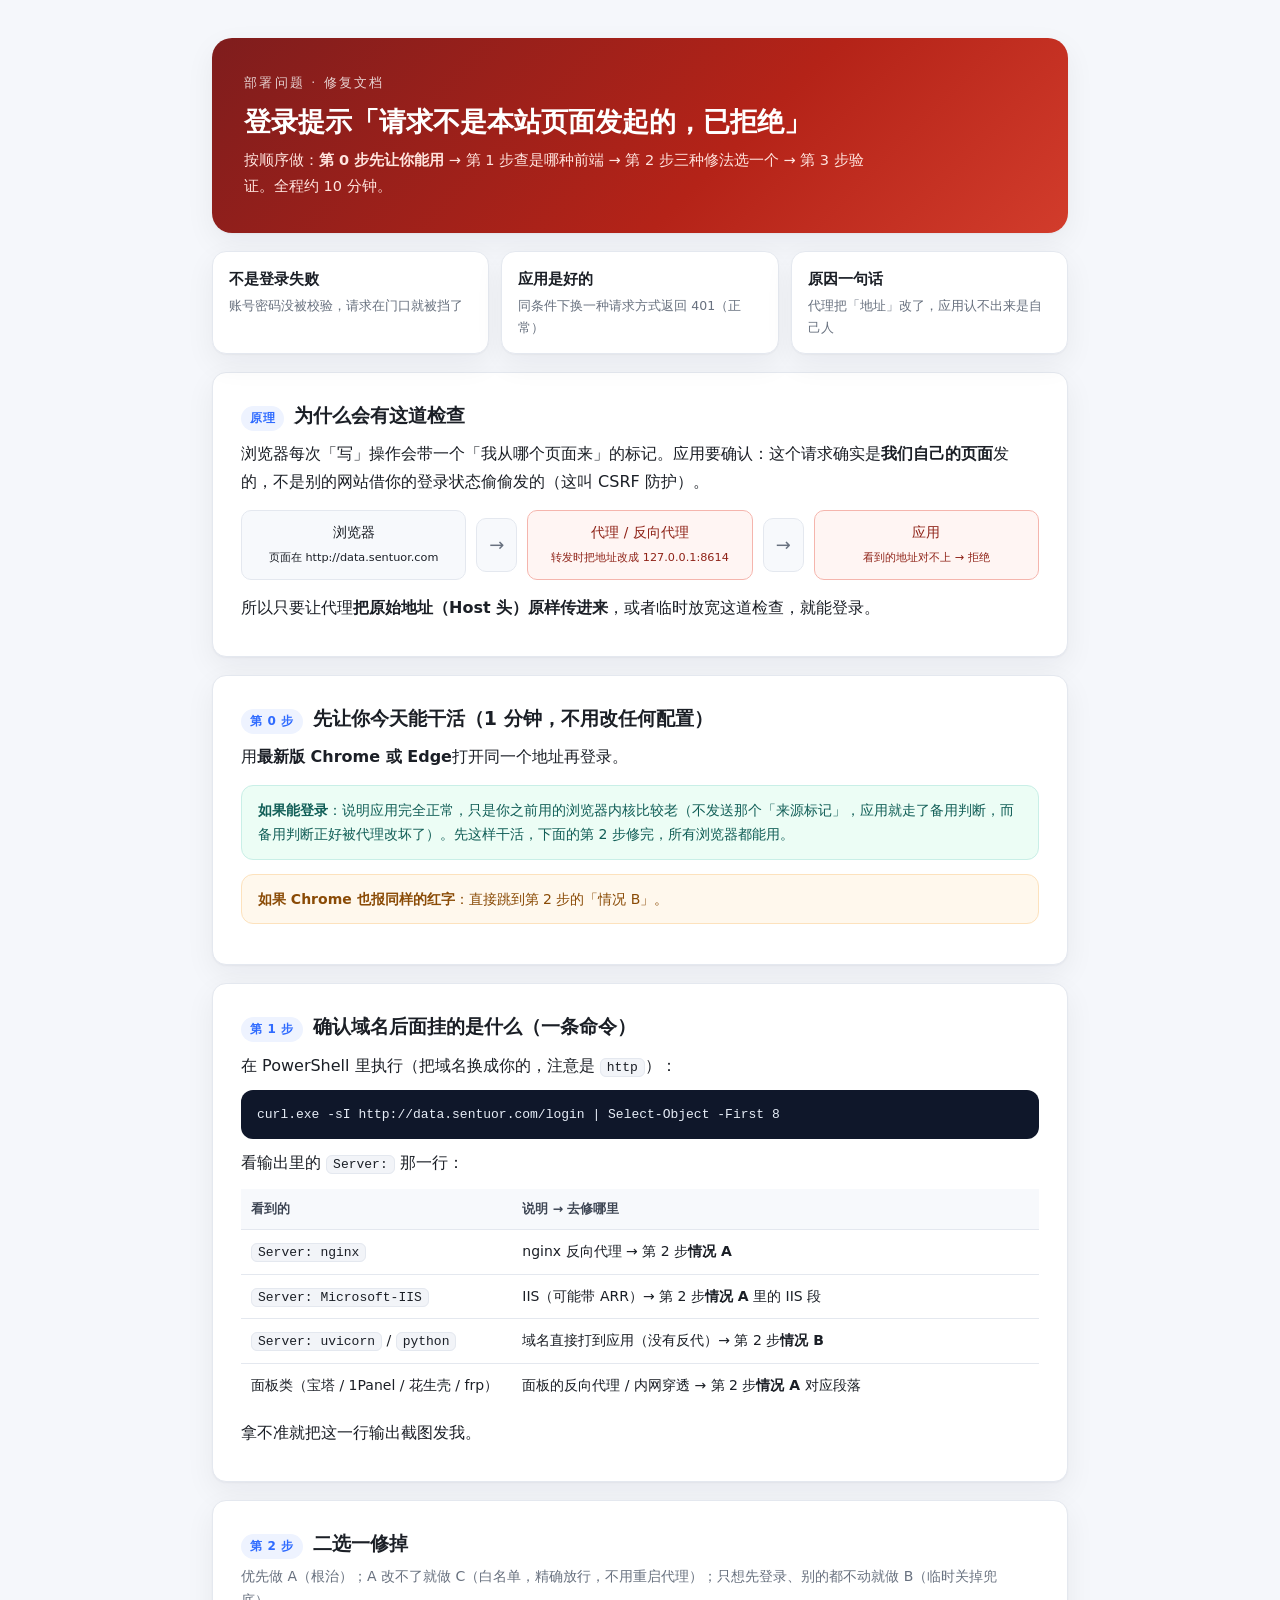
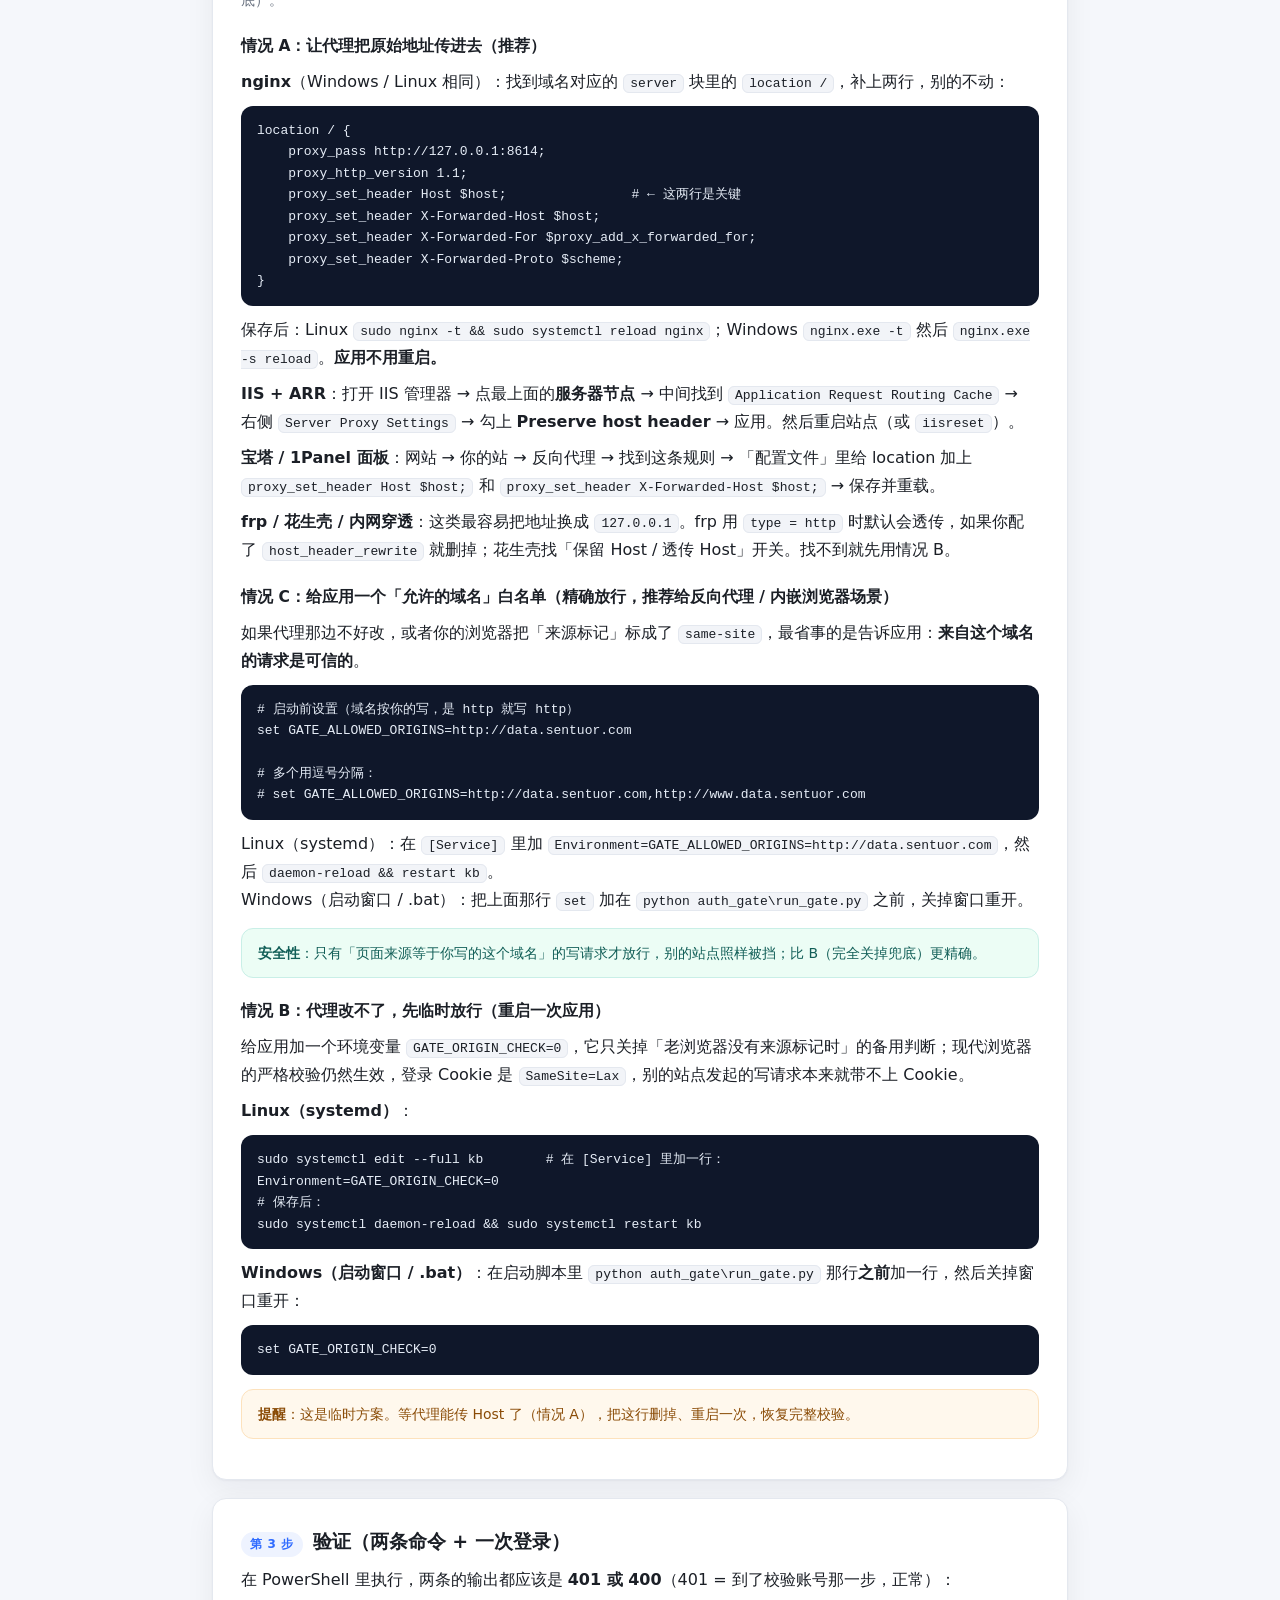
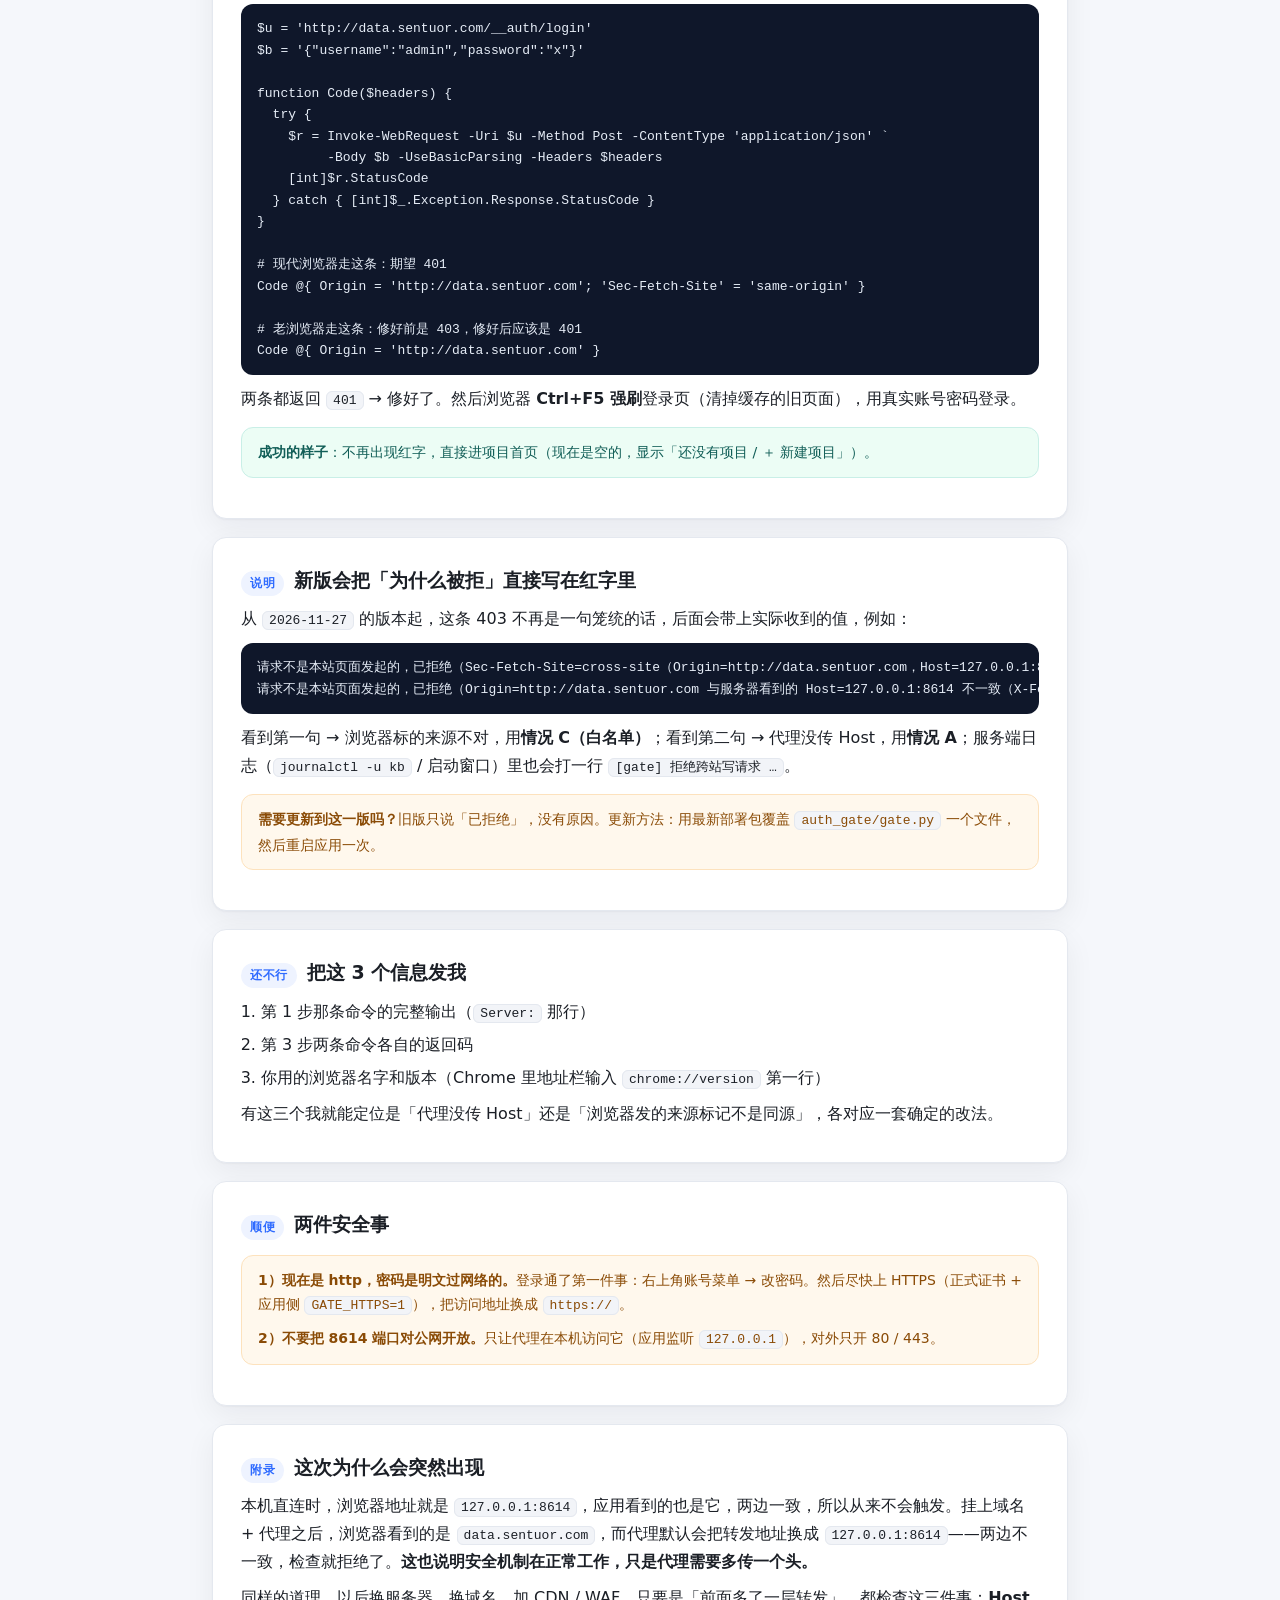
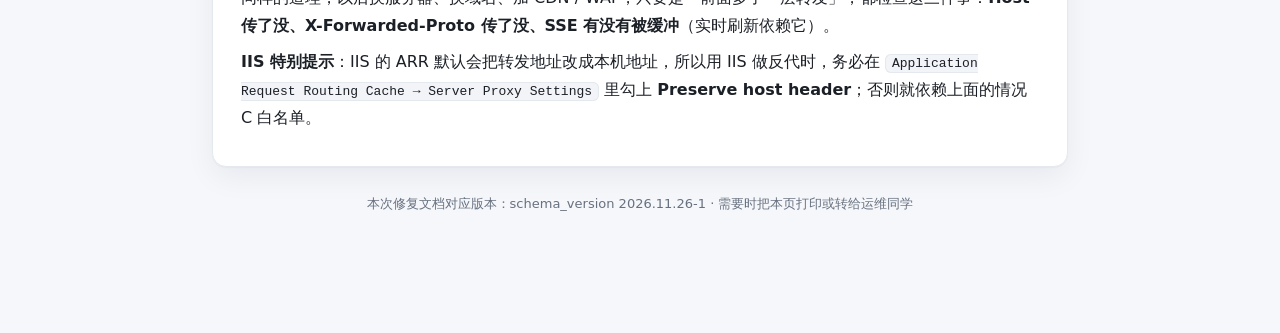
<file: docs/修复-登录被拒403.html>
<!DOCTYPE html>
<html lang="zh-CN">
<head>
<meta charset="UTF-8">
<meta name="viewport" content="width=device-width, initial-scale=1">
<title>修复：登录提示「请求不是本站页面发起的」</title>
<style>
  :root{
    --ink:#1b1f26; --ink2:#3d4553; --muted:#68717f; --line:#e4e8ef; --bg:#f5f7fb;
    --card:#fff; --accent:#2f6bff; --accent-soft:#eef3ff; --ok:#0f766e; --ok-soft:#ecfdf5;
    --warn:#b45309; --warn-soft:#fff8ed; --code-bg:#0f172a; --code-ink:#e6edf7;
    --radius:14px; --shadow:0 1px 2px rgba(16,24,40,.04),0 10px 30px rgba(16,24,40,.06);
  }
  *{box-sizing:border-box}
  body{margin:0;background:var(--bg);color:var(--ink);
       font:16px/1.75 "PingFang SC","Microsoft YaHei","Segoe UI",system-ui,-apple-system,sans-serif}
  .page{max-width:900px;margin:0 auto;padding:38px 22px 80px}
  header.hero{background:linear-gradient(135deg,#7f1d1d,#b42318 60%,#f0553f 140%);color:#fff;
       border-radius:20px;padding:34px 32px;box-shadow:var(--shadow)}
  header.hero .k{font-size:12.5px;letter-spacing:.18em;opacity:.8}
  header.hero h1{margin:10px 0 8px;font-size:27px;line-height:1.35}
  header.hero p{margin:0;color:#ffe4de;font-size:14.5px;max-width:640px}
  .cards{display:grid;grid-template-columns:repeat(auto-fit,minmax(180px,1fr));gap:12px;margin:18px 0 6px}
  .card{background:var(--card);border:1px solid var(--line);border-radius:var(--radius);padding:14px 16px;box-shadow:var(--shadow)}
  .card b{display:block;font-size:15px}
  .card span{display:block;margin-top:3px;font-size:12.5px;color:var(--muted)}
  section{background:var(--card);border:1px solid var(--line);border-radius:var(--radius);
      padding:26px 28px;margin:18px 0;box-shadow:var(--shadow)}
  section h2{margin:0 0 4px;font-size:19px;display:flex;align-items:baseline;gap:10px}
  section h2 .n{font-size:12px;font-weight:700;color:var(--accent);background:var(--accent-soft);
      border-radius:999px;padding:2px 9px;letter-spacing:.05em}
  section .lead{margin:0 0 14px;color:var(--muted);font-size:14px}
  h3{font-size:15.5px;margin:20px 0 8px}
  p{margin:8px 0}
  ul,ol{margin:8px 0 8px 20px;padding:0}
  li{margin:5px 0}
  code{font-family:"SFMono-Regular",Consolas,"Liberation Mono",monospace;background:#f2f4f8;
      border:1px solid var(--line);border-radius:6px;padding:1px 6px;font-size:13px}
  pre{margin:10px 0;background:var(--code-bg);color:var(--code-ink);border-radius:12px;
      padding:14px 16px;overflow:auto;font-size:13px;line-height:1.65}
  pre code{background:none;border:none;color:inherit;padding:0;font-size:13px}
  .tip,.warn{border-radius:12px;padding:12px 16px;margin:14px 0;font-size:14px;border:1px solid transparent}
  .tip{background:var(--ok-soft);border-color:#c9efe7;color:#115e57}
  .warn{background:var(--warn-soft);border-color:#fde2bd;color:#8a4b06}
  table{width:100%;border-collapse:collapse;margin:12px 0;font-size:14px}
  th,td{text-align:left;padding:9px 10px;border-bottom:1px solid var(--line);vertical-align:top}
  thead th{background:#f7f9fc;font-size:12.5px;color:var(--ink2);white-space:nowrap}
  tbody tr:last-child td{border-bottom:none}
  .flow{display:grid;grid-template-columns:1fr auto 1fr auto 1fr;align-items:center;gap:10px;
      font-size:13.5px;margin:14px 0}
  .flow div{background:#f7f9fc;border:1px solid var(--line);border-radius:10px;padding:10px 12px;text-align:center}
  .flow div.bad{border-color:#f5b5ad;background:#fff5f3;color:#8f2318}
  .flow .arrow{color:var(--muted);font-size:18px}
  .check{display:flex;gap:10px;align-items:flex-start;margin:8px 0;font-size:14.5px}
  .check input{margin-top:6px;width:16px;height:16px}
  footer{color:var(--muted);font-size:13px;text-align:center;margin-top:26px}
  @media print{
    :root{--bg:#fff;--shadow:none}
    body{font-size:12pt;background:#fff}
    .page{max-width:none;padding:0}
    header.hero{border-radius:0;-webkit-print-color-adjust:exact;print-color-adjust:exact}
    section{break-inside:auto;border:none;padding:0 0 6px;margin:0 0 14px}
    pre{background:#f3f4f6;color:#111;-webkit-print-color-adjust:exact;print-color-adjust:exact}
    section h2{break-after:avoid}
  }
  @media (max-width:720px){
    .page{padding:18px 12px 50px}
    header.hero{padding:26px 20px;border-radius:16px}
    header.hero h1{font-size:22px}
    section{padding:20px 16px}
    .flow{grid-template-columns:1fr;gap:6px}
    .flow .arrow{transform:rotate(90deg)}
  }
</style>
</head>
<body>
<div class="page">

  <header class="hero">
    <div class="k">部署问题 · 修复文档</div>
    <h1>登录提示「请求不是本站页面发起的，已拒绝」</h1>
    <p>按顺序做：<b>第 0 步先让你能用</b> → 第 1 步查是哪种前端 → 第 2 步三种修法选一个 → 第 3 步验证。全程约 10 分钟。</p>
  </header>

  <div class="cards">
    <div class="card"><b>不是登录失败</b><span>账号密码没被校验，请求在门口就被挡了</span></div>
    <div class="card"><b>应用是好的</b><span>同条件下换一种请求方式返回 401（正常）</span></div>
    <div class="card"><b>原因一句话</b><span>代理把「地址」改了，应用认不出来是自己人</span></div>
  </div>

  <section>
    <h2><span class="n">原理</span>为什么会有这道检查</h2>
    <p>浏览器每次「写」操作会带一个「我从哪个页面来」的标记。应用要确认：这个请求确实是<b>我们自己的页面</b>发的，不是别的网站借你的登录状态偷偷发的（这叫 CSRF 防护）。</p>
    <div class="flow">
      <div>浏览器<br><small>页面在 http://data.sentuor.com</small></div>
      <div class="arrow">→</div>
      <div class="bad">代理 / 反向代理<br><small>转发时把地址改成 127.0.0.1:8614</small></div>
      <div class="arrow">→</div>
      <div class="bad">应用<br><small>看到的地址对不上 → 拒绝</small></div>
    </div>
    <p>所以只要让代理<b>把原始地址（Host 头）原样传进来</b>，或者临时放宽这道检查，就能登录。</p>
  </section>

  <section>
    <h2><span class="n">第 0 步</span>先让你今天能干活（1 分钟，不用改任何配置）</h2>
    <p>用<b>最新版 Chrome 或 Edge</b>打开同一个地址再登录。</p>
    <div class="tip"><b>如果能登录</b>：说明应用完全正常，只是你之前用的浏览器内核比较老（不发送那个「来源标记」，应用就走了备用判断，而备用判断正好被代理改坏了）。先这样干活，下面的第 2 步修完，所有浏览器都能用。</div>
    <div class="warn"><b>如果 Chrome 也报同样的红字</b>：直接跳到第 2 步的「情况 B」。</div>
  </section>

  <section>
    <h2><span class="n">第 1 步</span>确认域名后面挂的是什么（一条命令）</h2>
    <p>在 PowerShell 里执行（把域名换成你的，注意是 <code>http</code>）：</p>
<pre><code>curl.exe -sI http://data.sentuor.com/login | Select-Object -First 8</code></pre>
    <p>看输出里的 <code>Server:</code> 那一行：</p>
    <table>
      <thead><tr><th style="width:34%">看到的</th><th>说明 → 去修哪里</th></tr></thead>
      <tbody>
        <tr><td><code>Server: nginx</code></td><td>nginx 反向代理 → 第 2 步<b>情况 A</b></td></tr>
        <tr><td><code>Server: Microsoft-IIS</code></td><td>IIS（可能带 ARR）→ 第 2 步<b>情况 A</b> 里的 IIS 段</td></tr>
        <tr><td><code>Server: uvicorn</code> / <code>python</code></td><td>域名直接打到应用（没有反代）→ 第 2 步<b>情况 B</b></td></tr>
        <tr><td>面板类（宝塔 / 1Panel / 花生壳 / frp）</td><td>面板的反向代理 / 内网穿透 → 第 2 步<b>情况 A</b> 对应段落</td></tr>
      </tbody>
    </table>
    <p>拿不准就把这一行输出截图发我。</p>
  </section>

  <section>
    <h2><span class="n">第 2 步</span>二选一修掉</h2>
    <p class="lead">优先做 A（根治）；A 改不了就做 C（白名单，精确放行，不用重启代理）；只想先登录、别的都不动就做 B（临时关掉兜底）。</p>

    <h3>情况 A：让代理把原始地址传进去（推荐）</h3>

    <p><b>nginx</b>（Windows / Linux 相同）：找到域名对应的 <code>server</code> 块里的 <code>location /</code>，补上两行，别的不动：</p>
<pre><code>location / {
    proxy_pass http://127.0.0.1:8614;
    proxy_http_version 1.1;
    proxy_set_header Host $host;                # ← 这两行是关键
    proxy_set_header X-Forwarded-Host $host;
    proxy_set_header X-Forwarded-For $proxy_add_x_forwarded_for;
    proxy_set_header X-Forwarded-Proto $scheme;
}</code></pre>
    <p>保存后：Linux <code>sudo nginx -t &amp;&amp; sudo systemctl reload nginx</code>；Windows <code>nginx.exe -t</code> 然后 <code>nginx.exe -s reload</code>。<b>应用不用重启。</b></p>

    <p><b>IIS + ARR</b>：打开 IIS 管理器 → 点最上面的<b>服务器节点</b> → 中间找到 <code>Application Request Routing Cache</code> → 右侧 <code>Server Proxy Settings</code> → 勾上 <b>Preserve host header</b> → 应用。然后重启站点（或 <code>iisreset</code>）。</p>

    <p><b>宝塔 / 1Panel 面板</b>：网站 → 你的站 → 反向代理 → 找到这条规则 → 「配置文件」里给 location 加上 <code>proxy_set_header Host $host;</code> 和 <code>proxy_set_header X-Forwarded-Host $host;</code> → 保存并重载。</p>

    <p><b>frp / 花生壳 / 内网穿透</b>：这类最容易把地址换成 <code>127.0.0.1</code>。frp 用 <code>type = http</code> 时默认会透传，如果你配了 <code>host_header_rewrite</code> 就删掉；花生壳找「保留 Host / 透传 Host」开关。找不到就先用情况 B。</p>

    <h3>情况 C：给应用一个「允许的域名」白名单（精确放行，推荐给反向代理 / 内嵌浏览器场景）</h3>
    <p>如果代理那边不好改，或者你的浏览器把「来源标记」标成了 <code>same-site</code>，最省事的是告诉应用：<b>来自这个域名的请求是可信的</b>。</p>
<pre><code># 启动前设置（域名按你的写，是 http 就写 http）
set GATE_ALLOWED_ORIGINS=http://data.sentuor.com

# 多个用逗号分隔：
# set GATE_ALLOWED_ORIGINS=http://data.sentuor.com,http://www.data.sentuor.com</code></pre>
    <p>Linux（systemd）：在 <code>[Service]</code> 里加 <code>Environment=GATE_ALLOWED_ORIGINS=http://data.sentuor.com</code>，然后 <code>daemon-reload &amp;&amp; restart kb</code>。<br>
    Windows（启动窗口 / .bat）：把上面那行 <code>set</code> 加在 <code>python auth_gate\run_gate.py</code> 之前，关掉窗口重开。</p>
    <div class="tip"><b>安全性</b>：只有「页面来源等于你写的这个域名」的写请求才放行，别的站点照样被挡；比 B（完全关掉兜底）更精确。</div>

    <h3>情况 B：代理改不了，先临时放行（重启一次应用）</h3>
    <p>给应用加一个环境变量 <code>GATE_ORIGIN_CHECK=0</code>，它只关掉「老浏览器没有来源标记时」的备用判断；现代浏览器的严格校验仍然生效，登录 Cookie 是 <code>SameSite=Lax</code>，别的站点发起的写请求本来就带不上 Cookie。</p>
    <p><b>Linux（systemd）</b>：</p>
<pre><code>sudo systemctl edit --full kb        # 在 [Service] 里加一行：
Environment=GATE_ORIGIN_CHECK=0
# 保存后：
sudo systemctl daemon-reload &amp;&amp; sudo systemctl restart kb</code></pre>
    <p><b>Windows（启动窗口 / .bat）</b>：在启动脚本里 <code>python auth_gate\run_gate.py</code> 那行<b>之前</b>加一行，然后关掉窗口重开：</p>
<pre><code>set GATE_ORIGIN_CHECK=0</code></pre>
    <div class="warn"><b>提醒</b>：这是临时方案。等代理能传 Host 了（情况 A），把这行删掉、重启一次，恢复完整校验。</div>
  </section>

  <section>
    <h2><span class="n">第 3 步</span>验证（两条命令 + 一次登录）</h2>
    <p>在 PowerShell 里执行，两条的输出都应该是 <b>401 或 400</b>（401 = 到了校验账号那一步，正常）：</p>
<pre><code>$u = 'http://data.sentuor.com/__auth/login'
$b = '{"username":"admin","password":"x"}'

function Code($headers) {
  try {
    $r = Invoke-WebRequest -Uri $u -Method Post -ContentType 'application/json' `
         -Body $b -UseBasicParsing -Headers $headers
    [int]$r.StatusCode
  } catch { [int]$_.Exception.Response.StatusCode }
}

# 现代浏览器走这条：期望 401
Code @{ Origin = 'http://data.sentuor.com'; 'Sec-Fetch-Site' = 'same-origin' }

# 老浏览器走这条：修好前是 403，修好后应该是 401
Code @{ Origin = 'http://data.sentuor.com' }</code></pre>
    <p>两条都返回 <code>401</code> → 修好了。然后浏览器 <b>Ctrl+F5 强刷</b>登录页（清掉缓存的旧页面），用真实账号密码登录。</p>
    <div class="tip"><b>成功的样子</b>：不再出现红字，直接进项目首页（现在是空的，显示「还没有项目 / ＋ 新建项目」）。</div>
  </section>

  <section>
    <h2><span class="n">说明</span>新版会把「为什么被拒」直接写在红字里</h2>
    <p>从 <code>2026-11-27</code> 的版本起，这条 403 不再是一句笼统的话，后面会带上实际收到的值，例如：</p>
<pre><code>请求不是本站页面发起的，已拒绝（Sec-Fetch-Site=cross-site（Origin=http://data.sentuor.com，Host=127.0.0.1:8614））
请求不是本站页面发起的，已拒绝（Origin=http://data.sentuor.com 与服务器看到的 Host=127.0.0.1:8614 不一致（X-Forwarded-Host=空））</code></pre>
    <p>看到第一句 → 浏览器标的来源不对，用<b>情况 C（白名单）</b>；看到第二句 → 代理没传 Host，用<b>情况 A</b>；服务端日志（<code>journalctl -u kb</code> / 启动窗口）里也会打一行 <code>[gate] 拒绝跨站写请求 …</code>。</p>
    <div class="warn"><b>需要更新到这一版吗？</b>旧版只说「已拒绝」，没有原因。更新方法：用最新部署包覆盖 <code>auth_gate/gate.py</code> 一个文件，然后重启应用一次。</div>
  </section>

  <section>
    <h2><span class="n">还不行</span>把这 3 个信息发我</h2>
    <ol>
      <li>第 1 步那条命令的完整输出（<code>Server:</code> 那行）</li>
      <li>第 3 步两条命令各自的返回码</li>
      <li>你用的浏览器名字和版本（Chrome 里地址栏输入 <code>chrome://version</code> 第一行）</li>
    </ol>
    <p>有这三个我就能定位是「代理没传 Host」还是「浏览器发的来源标记不是同源」，各对应一套确定的改法。</p>
  </section>

  <section>
    <h2><span class="n">顺便</span>两件安全事</h2>
    <div class="warn">
      <p style="margin-top:0"><b>1）现在是 http，密码是明文过网络的。</b>登录通了第一件事：右上角账号菜单 → 改密码。然后尽快上 HTTPS（正式证书 + 应用侧 <code>GATE_HTTPS=1</code>），把访问地址换成 <code>https://</code>。</p>
      <p style="margin-bottom:0"><b>2）不要把 8614 端口对公网开放。</b>只让代理在本机访问它（应用监听 <code>127.0.0.1</code>），对外只开 80 / 443。</p>
    </div>
  </section>

  <section>
    <h2><span class="n">附录</span>这次为什么会突然出现</h2>
    <p>本机直连时，浏览器地址就是 <code>127.0.0.1:8614</code>，应用看到的也是它，两边一致，所以从来不会触发。挂上域名 + 代理之后，浏览器看到的是 <code>data.sentuor.com</code>，而代理默认会把转发地址换成 <code>127.0.0.1:8614</code>——两边不一致，检查就拒绝了。<b>这也说明安全机制在正常工作，只是代理需要多传一个头。</b></p>
    <p>同样的道理，以后换服务器、换域名、加 CDN / WAF，只要是「前面多了一层转发」，都检查这三件事：<b>Host 传了没、X-Forwarded-Proto 传了没、SSE 有没有被缓冲</b>（实时刷新依赖它）。</p>
    <p><b>IIS 特别提示</b>：IIS 的 ARR 默认会把转发地址改成本机地址，所以用 IIS 做反代时，务必在 <code>Application Request Routing Cache → Server Proxy Settings</code> 里勾上 <b>Preserve host header</b>；否则就依赖上面的情况 C 白名单。</p>
  </section>

  <footer>本次修复文档对应版本：schema_version 2026.11.26-1 · 需要时把本页打印或转给运维同学</footer>
</div>
</body>
</html>
</file>
